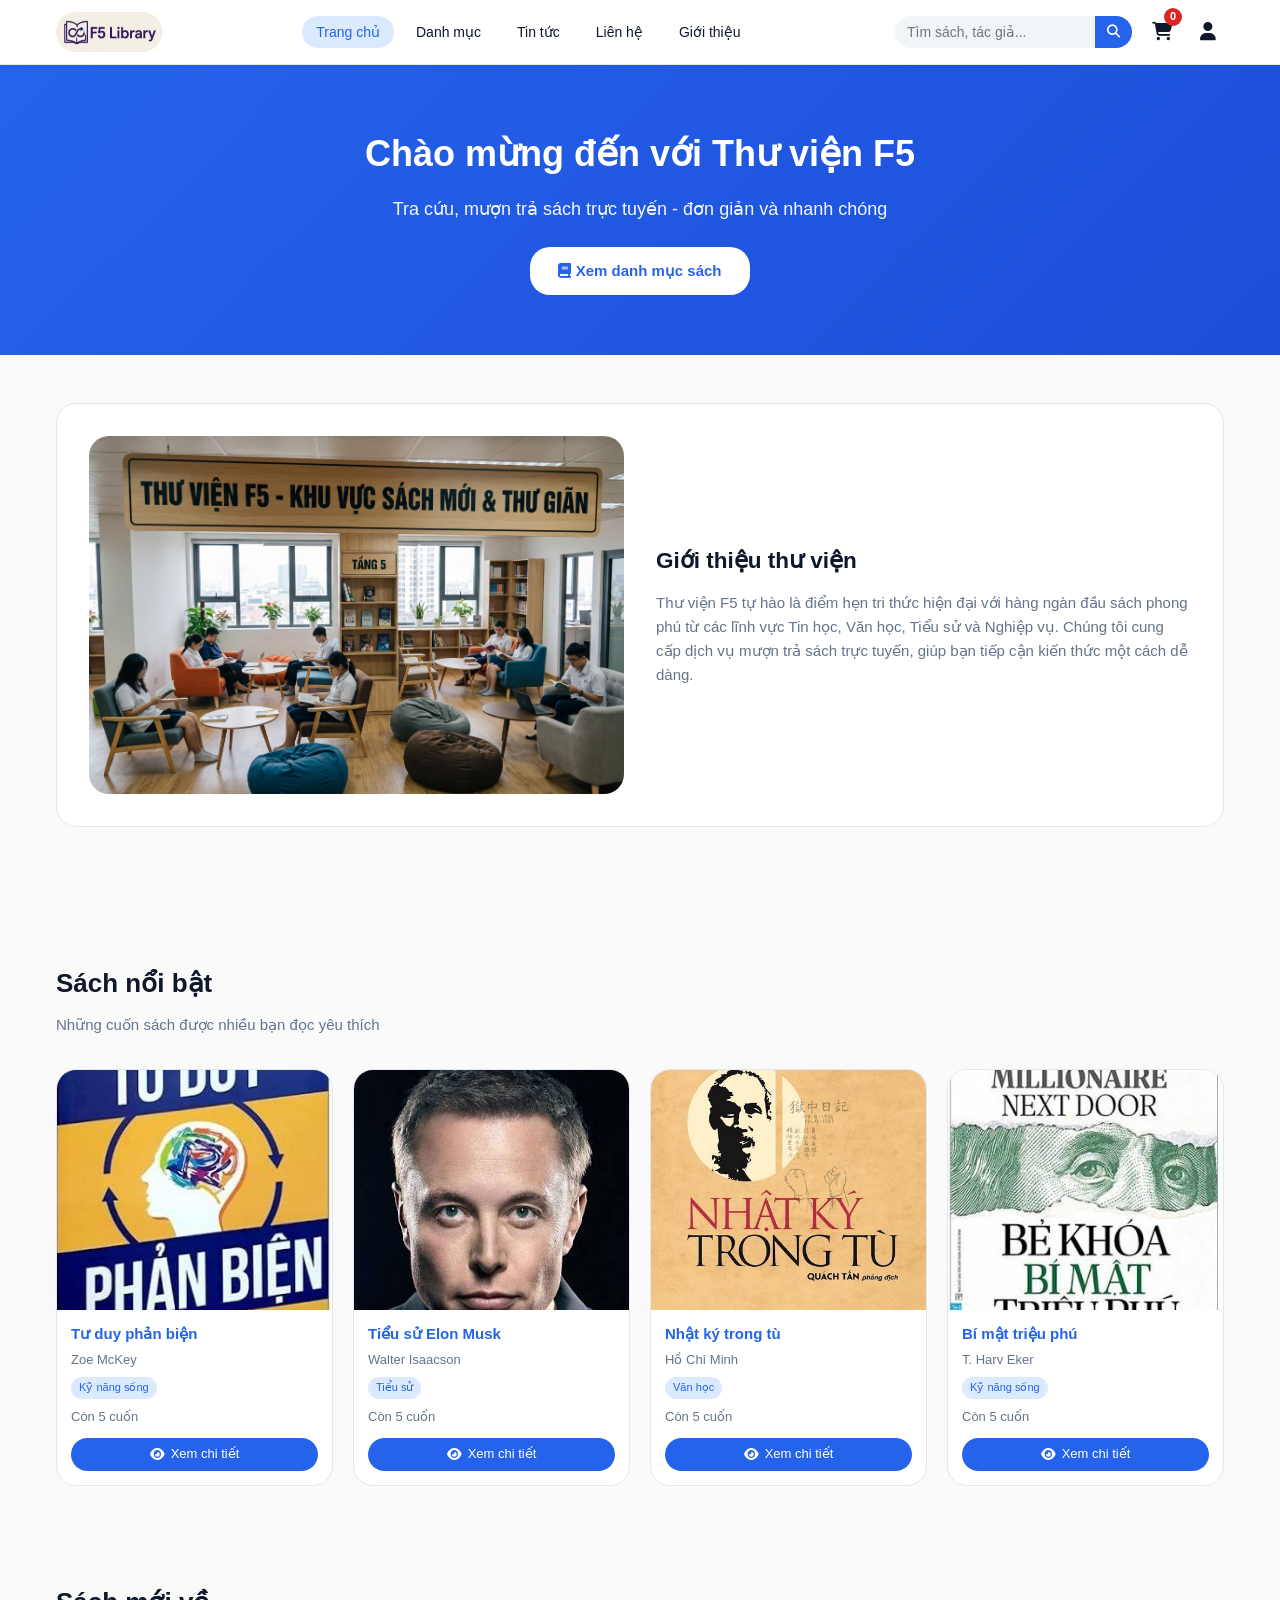
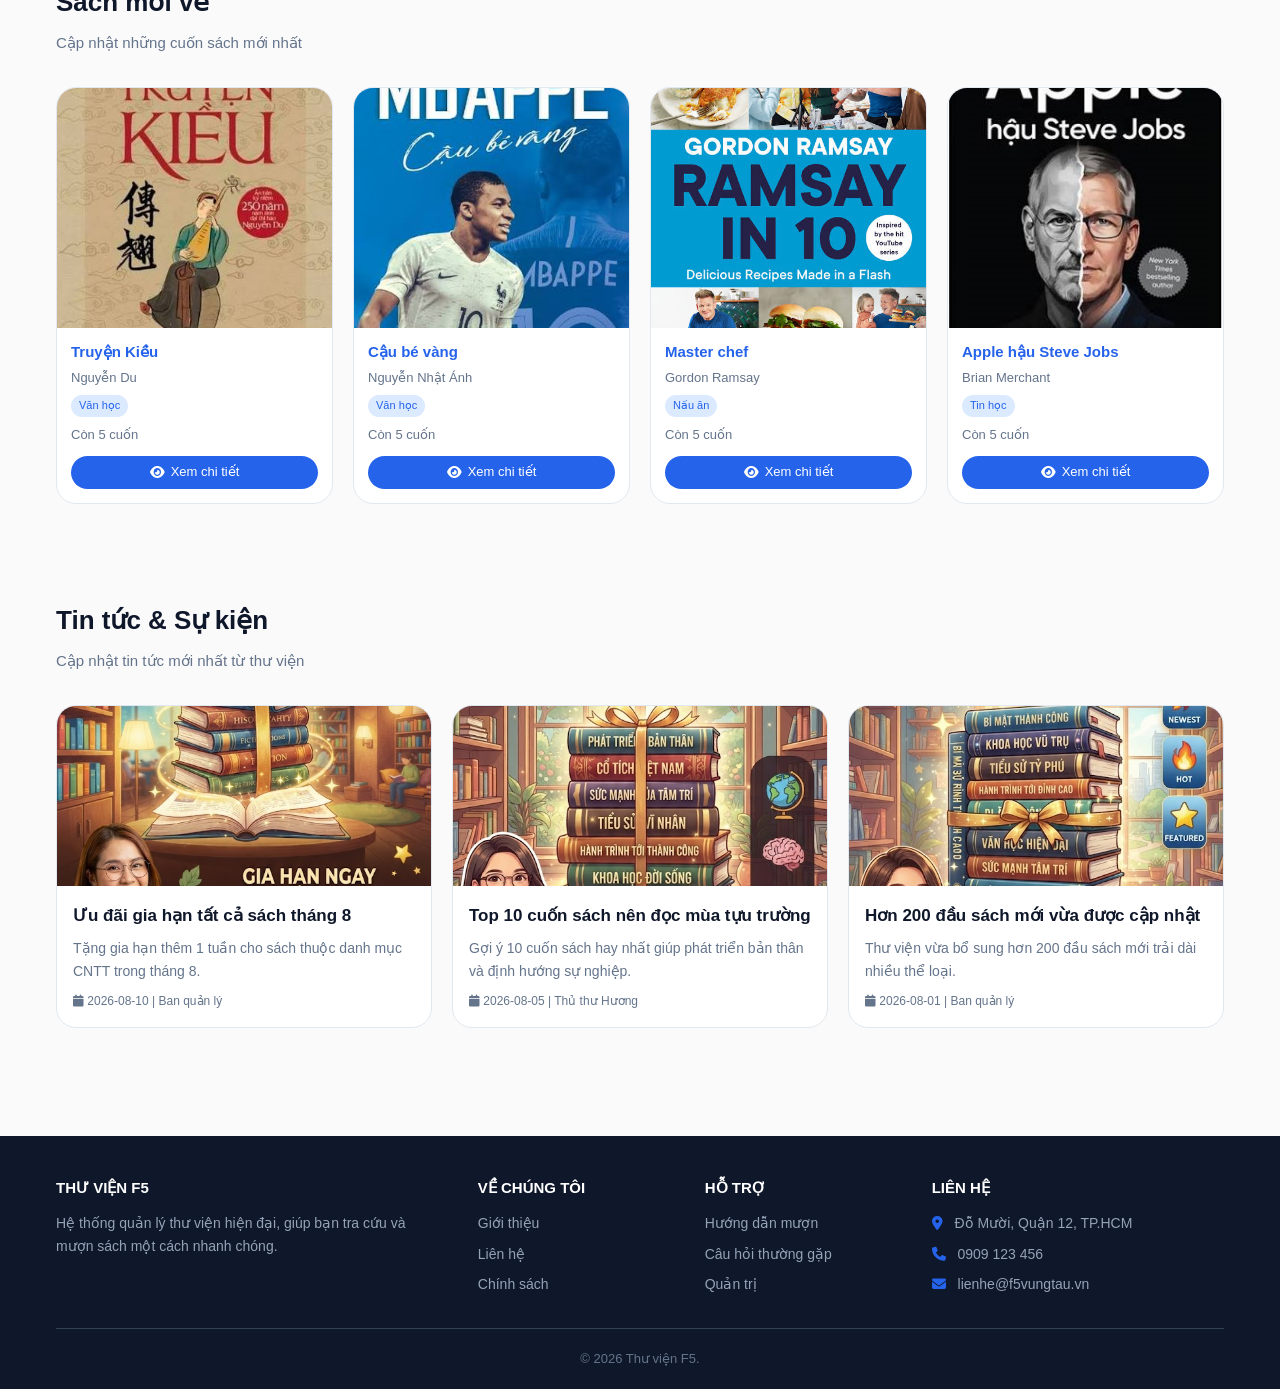
<file: index.html>
<!DOCTYPE html>
<html lang="vi">
<head>
    <meta charset="UTF-8">
    <meta name="viewport" content="width=device-width, initial-scale=1.0">
    <title>Thư viện F5 - Trang chủ</title>
    <meta name="description" content="Hệ thống quản lý thư viện F5">
    <link rel="stylesheet" href="css/style.css">
    <link rel="stylesheet" href="https://cdnjs.cloudflare.com/ajax/libs/font-awesome/6.4.2/css/all.min.css">
</head>
<body>
<header class="site-header">
    <div class="container header-container">
        <a href="index.html" class="logo">
            <img src="images/header/logo.png" alt="Ảnh logo">
        </a>

        <button id="menu-toggle" class="menu-toggle" aria-label="Mở menu">
            <i class="fa-solid fa-bars"></i>
        </button>

        <nav class="main-nav" id="main-nav" aria-label="Menu chính">
            <ul class="nav-list"><li><a href="index.html" class="active">Trang chủ</a></li><li><a href="danhmuc.html">Danh mục</a></li><li><a href="tintuc.html">Tin tức</a></li><li><a href="lienhe.html">Liên hệ</a></li><li><a href="gioithieu.html">Giới thiệu</a></li></ul>
        </nav>

        <div class="header-actions">
            <form class="search-form" id="header-search-form" action="danhmuc.html" method="get">
                <input type="text" name="q" placeholder="Tìm sách, tác giả...">
                <button type="submit" aria-label="Tìm kiếm">
                    <i class="fa-solid fa-magnifying-glass"></i>
                </button>
            </form>
            <a href="giomuon.html" class="action-icon" aria-label="Giỏ mượn" title="Giỏ mượn">
                <i class="fa-solid fa-cart-shopping"></i>
                <span class="badge" id="cart-count">0</span>
            </a>
            <a href="dangnhap.html" class="action-icon" aria-label="Đăng nhập" title="Đăng nhập">
                <i class="fa-solid fa-user"></i>
            </a>
        </div>
    </div>
</header>
<section class="banner">
    <div class="container">
        <h1>Chào mừng đến với Thư viện F5</h1>
        <p>Tra cứu, mượn trả sách trực tuyến - đơn giản và nhanh chóng</p>
        <a href="danhmuc.html" class="banner-btn">
            <i class="fa-solid fa-book"></i> Xem danh mục sách
        </a>
    </div>
</section>

<main>
    <div class="container">
        <section class="section">
            <div class="intro-section">
                <div class="intro-image">
                    <img src="images/gioithieu/thuvien.jpg" alt="Thư viện F5">
                </div>
                <div class="intro-text">
                    <h2>Giới thiệu thư viện</h2>
                    <p>Thư viện F5 tự hào là điểm hẹn tri thức hiện đại với hàng ngàn đầu sách phong phú từ các lĩnh vực Tin học, Văn học, Tiểu sử và Nghiệp vụ. Chúng tôi cung cấp dịch vụ mượn trả sách trực tuyến, giúp bạn tiếp cận kiến thức một cách dễ dàng.</p>
                </div>
            </div>
        </section>

        <section class="section">
            <h2 class="section-title">Sách nổi bật</h2>
            <p class="section-subtitle">Những cuốn sách được nhiều bạn đọc yêu thích</p>
            <div class="book-grid" id="featured-books"></div>
        </section>

        <section class="section">
            <h2 class="section-title">Sách mới về</h2>
            <p class="section-subtitle">Cập nhật những cuốn sách mới nhất</p>
            <div class="book-grid" id="new-books"></div>
        </section>

        <section class="section">
            <h2 class="section-title">Tin tức &amp; Sự kiện</h2>
            <p class="section-subtitle">Cập nhật tin tức mới nhất từ thư viện</p>
            <div class="news-grid" id="news-list"></div>
        </section>
    </div>
</main>
<footer class="site-footer">
    <div class="container">
        <div class="footer-grid">
            <div class="footer-col">
                <h3>THƯ VIỆN F5</h3>
                <p>Hệ thống quản lý thư viện hiện đại, giúp bạn tra cứu và mượn sách một cách nhanh chóng.</p>
            </div>
            <div class="footer-col">
                <h3>VỀ CHÚNG TÔI</h3>
                <ul>
                    <li><a href="gioithieu.html">Giới thiệu</a></li>
                    <li><a href="lienhe.html">Liên hệ</a></li>
                    <li><a href="#">Chính sách</a></li>
                </ul>
            </div>
            <div class="footer-col">
                <h3>HỖ TRỢ</h3>
                <ul>
                    <li><a href="#">Hướng dẫn mượn</a></li>
                    <li><a href="#">Câu hỏi thường gặp</a></li>
                    <li><a href="admin.html">Quản trị</a></li>
                </ul>
            </div>
            <div class="footer-col">
                <h3>LIÊN HỆ</h3>
                <ul>
                    <li><i class="fa-solid fa-location-dot"></i> Đỗ Mười, Quận 12, TP.HCM</li>
                    <li><i class="fa-solid fa-phone"></i> 0909 123 456</li>
                    <li><i class="fa-solid fa-envelope"></i> lienhe@f5vungtau.vn</li>
                </ul>
            </div>
        </div>
        <div class="footer-bottom">
            <p>&copy; 2026 Thư viện F5.</p>
        </div>
    </div>
</footer>

<button id="back-to-top" class="back-to-top" aria-label="Lên đầu trang">
    <i class="fa-solid fa-arrow-up"></i>
</button>

<script src="js/data.js"></script>
<script src="js/main.js"></script>
</body>
</html>
</file>
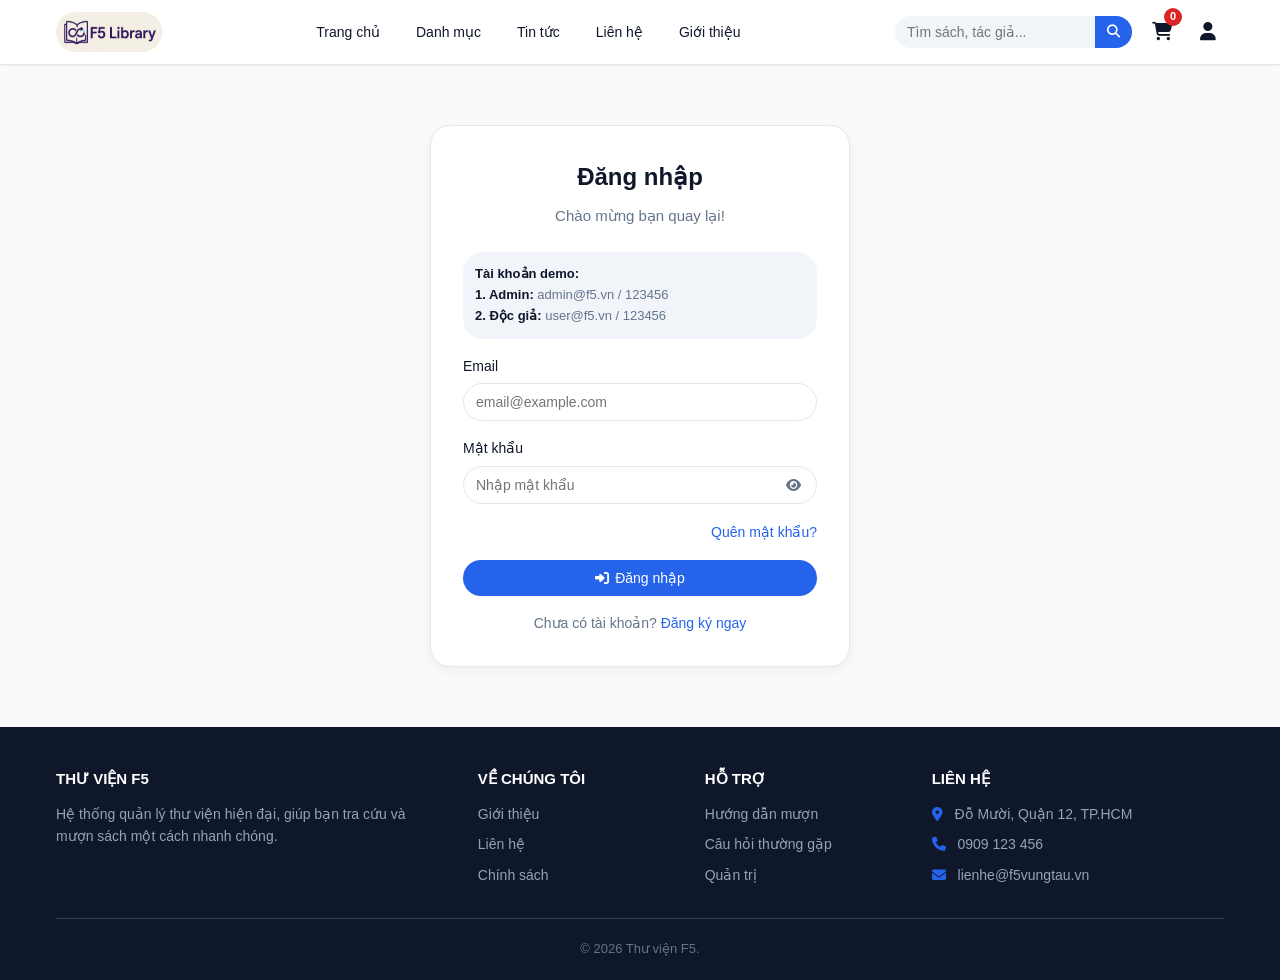
<file: admin.html>
<!DOCTYPE html>
<html lang="vi">
<head>
    <meta charset="UTF-8">
    <meta name="viewport" content="width=device-width, initial-scale=1.0">
    <title>Thư viện F5 - Quản trị</title>
    <meta name="description" content="Hệ thống quản lý thư viện F5">
    <link rel="stylesheet" href="css/style.css">
    <link rel="stylesheet" href="https://cdnjs.cloudflare.com/ajax/libs/font-awesome/6.4.2/css/all.min.css">
</head>
<body>
<header class="site-header">
    <div class="container header-container">
        <a href="index.html" class="logo">
            <img src="images/header/logo.png" alt="Ảnh logo">
        </a>

        <button id="menu-toggle" class="menu-toggle" aria-label="Mở menu">
            <i class="fa-solid fa-bars"></i>
        </button>

        <nav class="main-nav" id="main-nav" aria-label="Menu chính">
            <ul class="nav-list"><li><a href="index.html">Trang chủ</a></li><li><a href="danhmuc.html">Danh mục</a></li><li><a href="tintuc.html">Tin tức</a></li><li><a href="lienhe.html">Liên hệ</a></li><li><a href="gioithieu.html">Giới thiệu</a></li></ul>
        </nav>

        <div class="header-actions">
            <form class="search-form" id="header-search-form" action="danhmuc.html" method="get">
                <input type="text" name="q" placeholder="Tìm sách, tác giả...">
                <button type="submit" aria-label="Tìm kiếm">
                    <i class="fa-solid fa-magnifying-glass"></i>
                </button>
            </form>
            <a href="giomuon.html" class="action-icon" aria-label="Giỏ mượn" title="Giỏ mượn">
                <i class="fa-solid fa-cart-shopping"></i>
                <span class="badge" id="cart-count">0</span>
            </a>
            <a href="dangnhap.html" class="action-icon" aria-label="Đăng nhập" title="Đăng nhập">
                <i class="fa-solid fa-user"></i>
            </a>
        </div>
    </div>
</header>
<main>
    <div class="container">
        <section class="section">
            <h1 class="section-title">Quản trị hệ thống</h1>
            <p class="section-subtitle">Quản lý sách, độc giả và phiếu mượn</p>

            <div class="admin-stats">
                <div class="stat-card">
                    <div class="stat-card-icon"><i class="fa-solid fa-book"></i></div>
                    <div class="stat-card-value">8</div>
                    <div class="stat-card-label">Tổng số sách</div>
                </div>
                <div class="stat-card">
                    <div class="stat-card-icon"><i class="fa-solid fa-users"></i></div>
                    <div class="stat-card-value">3</div>
                    <div class="stat-card-label">Độc giả</div>
                </div>
                <div class="stat-card">
                    <div class="stat-card-icon"><i class="fa-solid fa-clipboard-list"></i></div>
                    <div class="stat-card-value">3</div>
                    <div class="stat-card-label">Phiếu mượn</div>
                </div>
                <div class="stat-card">
                    <div class="stat-card-icon"><i class="fa-solid fa-newspaper"></i></div>
                    <div class="stat-card-value">3</div>
                    <div class="stat-card-label">Tin tức</div>
                </div>
            </div>

            <div class="admin-section">
                <div class="admin-section-header">
                    <h2><i class="fa-solid fa-book"></i> Quản lý sách</h2>
                    <button id="btn-add-book" class="btn btn-primary"><i class="fa-solid fa-plus"></i> Thêm sách</button>
                </div>
                <table class="data-table">
                    <thead>
                        <tr><th>ID</th><th>Ảnh</th><th>Tên sách</th><th>Tác giả</th><th>Thể loại</th><th>SL</th><th>Thao tác</th></tr>
                    </thead>
                    <tbody id="admin-books"></tbody>
                </table>
            </div>

            <div class="admin-section">
                <div class="admin-section-header">
                    <h2><i class="fa-solid fa-users"></i> Quản lý độc giả</h2>
                    <button id="btn-add-reader" class="btn btn-primary"><i class="fa-solid fa-plus"></i> Thêm độc giả</button>
                </div>
                <table class="data-table">
                    <thead>
                        <tr><th>ID</th><th>Họ tên</th><th>Email</th><th>SDT</th><th>Ngày ĐK</th><th>Trạng thái</th><th>Thao tác</th></tr>
                    </thead>
                    <tbody id="admin-readers"></tbody>
                </table>
            </div>

            <div class="admin-section">
                <div class="admin-section-header">
                    <h2><i class="fa-solid fa-clipboard-list"></i> Quản lý phiếu mượn</h2>
                    <button id="btn-add-loan" class="btn btn-primary"><i class="fa-solid fa-plus"></i> Thêm phiếu mượn</button>
                </div>
                <table class="data-table">
                    <thead>
                        <tr><th>ID</th><th>Độc giả</th><th>Sách</th><th>Ngày mượn</th><th>Hạn trả</th><th>Trạng thái</th><th>Thao tác</th></tr>
                    </thead>
                    <tbody id="admin-loans"></tbody>
                </table>
            </div>

            <div class="admin-section">
                <h2><i class="fa-solid fa-newspaper"></i> Quản lý tin tức</h2>
                <table class="data-table">
                    <thead>
                        <tr><th>ID</th><th>Tiêu đề</th><th>Ngày</th><th>Tác giả</th><th>Thao tác</th></tr>
                    </thead>
                    <tbody>
                        <tr><td>1</td><td>Ưu đãi gia hạn tháng 8</td><td>2026-08-10</td><td>Ban quản lý</td>
                            <td><button class="btn btn-sm btn-primary"><i class="fa-solid fa-edit"></i></button>
                                <button class="btn btn-sm btn-danger"><i class="fa-solid fa-trash"></i></button></td></tr>
                        <tr><td>2</td><td>Top 10 sách nên đọc</td><td>2026-08-05</td><td>Thủ thư Hương</td>
                            <td><button class="btn btn-sm btn-primary"><i class="fa-solid fa-edit"></i></button>
                                <button class="btn btn-sm btn-danger"><i class="fa-solid fa-trash"></i></button></td></tr>
                        <tr><td>3</td><td>200 sách mới cập nhật</td><td>2026-08-01</td><td>Ban quản lý</td>
                            <td><button class="btn btn-sm btn-primary"><i class="fa-solid fa-edit"></i></button>
                                <button class="btn btn-sm btn-danger"><i class="fa-solid fa-trash"></i></button></td></tr>
                    </tbody>
                </table>
            </div>
        </section>
    </div>
</main>
<footer class="site-footer">
    <div class="container">
        <div class="footer-grid">
            <div class="footer-col">
                <h3>THƯ VIỆN F5</h3>
                <p>Hệ thống quản lý thư viện hiện đại, giúp bạn tra cứu và mượn sách một cách nhanh chóng.</p>
            </div>
            <div class="footer-col">
                <h3>VỀ CHÚNG TÔI</h3>
                <ul>
                    <li><a href="gioithieu.html">Giới thiệu</a></li>
                    <li><a href="lienhe.html">Liên hệ</a></li>
                    <li><a href="#">Chính sách</a></li>
                </ul>
            </div>
            <div class="footer-col">
                <h3>HỖ TRỢ</h3>
                <ul>
                    <li><a href="#">Hướng dẫn mượn</a></li>
                    <li><a href="#">Câu hỏi thường gặp</a></li>
                    <li><a href="admin.html">Quản trị</a></li>
                </ul>
            </div>
            <div class="footer-col">
                <h3>LIÊN HỆ</h3>
                <ul>
                    <li><i class="fa-solid fa-location-dot"></i> Đỗ Mười, Quận 12, TP.HCM</li>
                    <li><i class="fa-solid fa-phone"></i> 0909 123 456</li>
                    <li><i class="fa-solid fa-envelope"></i> lienhe@f5vungtau.vn</li>
                </ul>
            </div>
        </div>
        <div class="footer-bottom">
            <p>&copy; 2026 Thư viện F5.</p>
        </div>
    </div>
</footer>

<button id="back-to-top" class="back-to-top" aria-label="Lên đầu trang">
    <i class="fa-solid fa-arrow-up"></i>
</button>

<script src="js/data.js"></script>
<script src="js/main.js"></script>
</body>
</html>
</file>
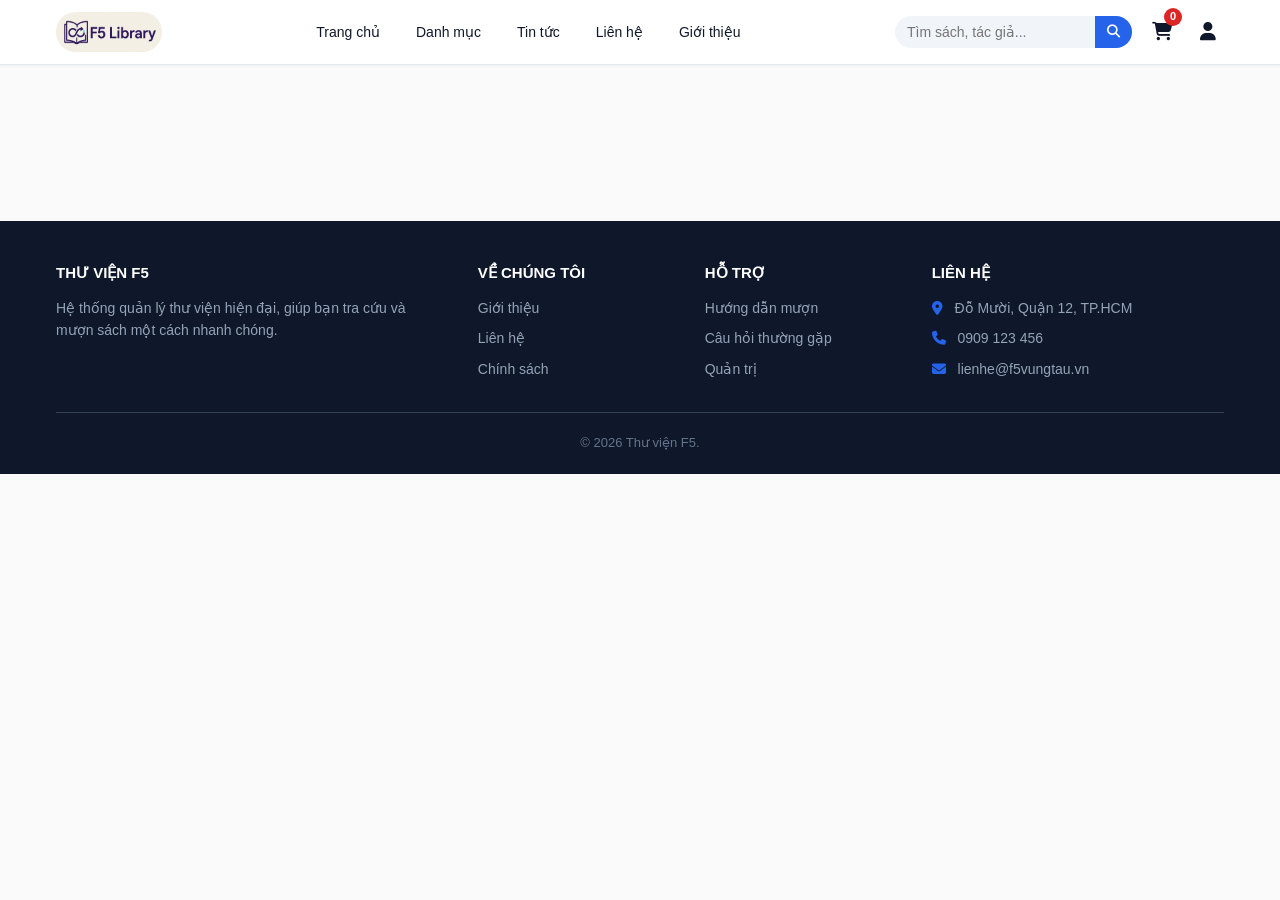
<file: chitietsach.html>
<!DOCTYPE html>
<html lang="vi">
<head>
    <meta charset="UTF-8">
    <meta name="viewport" content="width=device-width, initial-scale=1.0">
    <title>Thư viện F5 - Chi tiết sách</title>
    <meta name="description" content="Hệ thống quản lý thư viện F5">
    <link rel="stylesheet" href="css/style.css">
    <link rel="stylesheet" href="https://cdnjs.cloudflare.com/ajax/libs/font-awesome/6.4.2/css/all.min.css">
</head>
<body>
<header class="site-header">
    <div class="container header-container">
        <a href="index.html" class="logo">
            <img src="images/header/logo.png" alt="Ảnh logo">
        </a>

        <button id="menu-toggle" class="menu-toggle" aria-label="Mở menu">
            <i class="fa-solid fa-bars"></i>
        </button>

        <nav class="main-nav" id="main-nav" aria-label="Menu chính">
            <ul class="nav-list"><li><a href="index.html">Trang chủ</a></li><li><a href="danhmuc.html">Danh mục</a></li><li><a href="tintuc.html">Tin tức</a></li><li><a href="lienhe.html">Liên hệ</a></li><li><a href="gioithieu.html">Giới thiệu</a></li></ul>
        </nav>

        <div class="header-actions">
            <form class="search-form" id="header-search-form" action="danhmuc.html" method="get">
                <input type="text" name="q" placeholder="Tìm sách, tác giả...">
                <button type="submit" aria-label="Tìm kiếm">
                    <i class="fa-solid fa-magnifying-glass"></i>
                </button>
            </form>
            <a href="giomuon.html" class="action-icon" aria-label="Giỏ mượn" title="Giỏ mượn">
                <i class="fa-solid fa-cart-shopping"></i>
                <span class="badge" id="cart-count">0</span>
            </a>
            <a href="dangnhap.html" class="action-icon" aria-label="Đăng nhập" title="Đăng nhập">
                <i class="fa-solid fa-user"></i>
            </a>
        </div>
    </div>
</header>
<main>
    <div class="container">
        <section class="section">
            <div id="book-detail"></div>
            <div id="related-books-section" style="display:none;">
                <h2 class="section-title">Sách cùng thể loại</h2>
                <div class="book-grid" id="related-books"></div>
            </div>
        </section>
    </div>
</main>

<script>
document.addEventListener('DOMContentLoaded', () => {
    setTimeout(() => {
        const el = document.getElementById('related-books');
        if (el && el.innerHTML.trim() !== '') {
            document.getElementById('related-books-section').style.display = 'block';
        }
    }, 300);
});
</script>
<footer class="site-footer">
    <div class="container">
        <div class="footer-grid">
            <div class="footer-col">
                <h3>THƯ VIỆN F5</h3>
                <p>Hệ thống quản lý thư viện hiện đại, giúp bạn tra cứu và mượn sách một cách nhanh chóng.</p>
            </div>
            <div class="footer-col">
                <h3>VỀ CHÚNG TÔI</h3>
                <ul>
                    <li><a href="gioithieu.html">Giới thiệu</a></li>
                    <li><a href="lienhe.html">Liên hệ</a></li>
                    <li><a href="#">Chính sách</a></li>
                </ul>
            </div>
            <div class="footer-col">
                <h3>HỖ TRỢ</h3>
                <ul>
                    <li><a href="#">Hướng dẫn mượn</a></li>
                    <li><a href="#">Câu hỏi thường gặp</a></li>
                    <li><a href="admin.html">Quản trị</a></li>
                </ul>
            </div>
            <div class="footer-col">
                <h3>LIÊN HỆ</h3>
                <ul>
                    <li><i class="fa-solid fa-location-dot"></i> Đỗ Mười, Quận 12, TP.HCM</li>
                    <li><i class="fa-solid fa-phone"></i> 0909 123 456</li>
                    <li><i class="fa-solid fa-envelope"></i> lienhe@f5vungtau.vn</li>
                </ul>
            </div>
        </div>
        <div class="footer-bottom">
            <p>&copy; 2026 Thư viện F5.</p>
        </div>
    </div>
</footer>

<button id="back-to-top" class="back-to-top" aria-label="Lên đầu trang">
    <i class="fa-solid fa-arrow-up"></i>
</button>

<script src="js/data.js"></script>
<script src="js/main.js"></script>
</body>
</html>
</file>
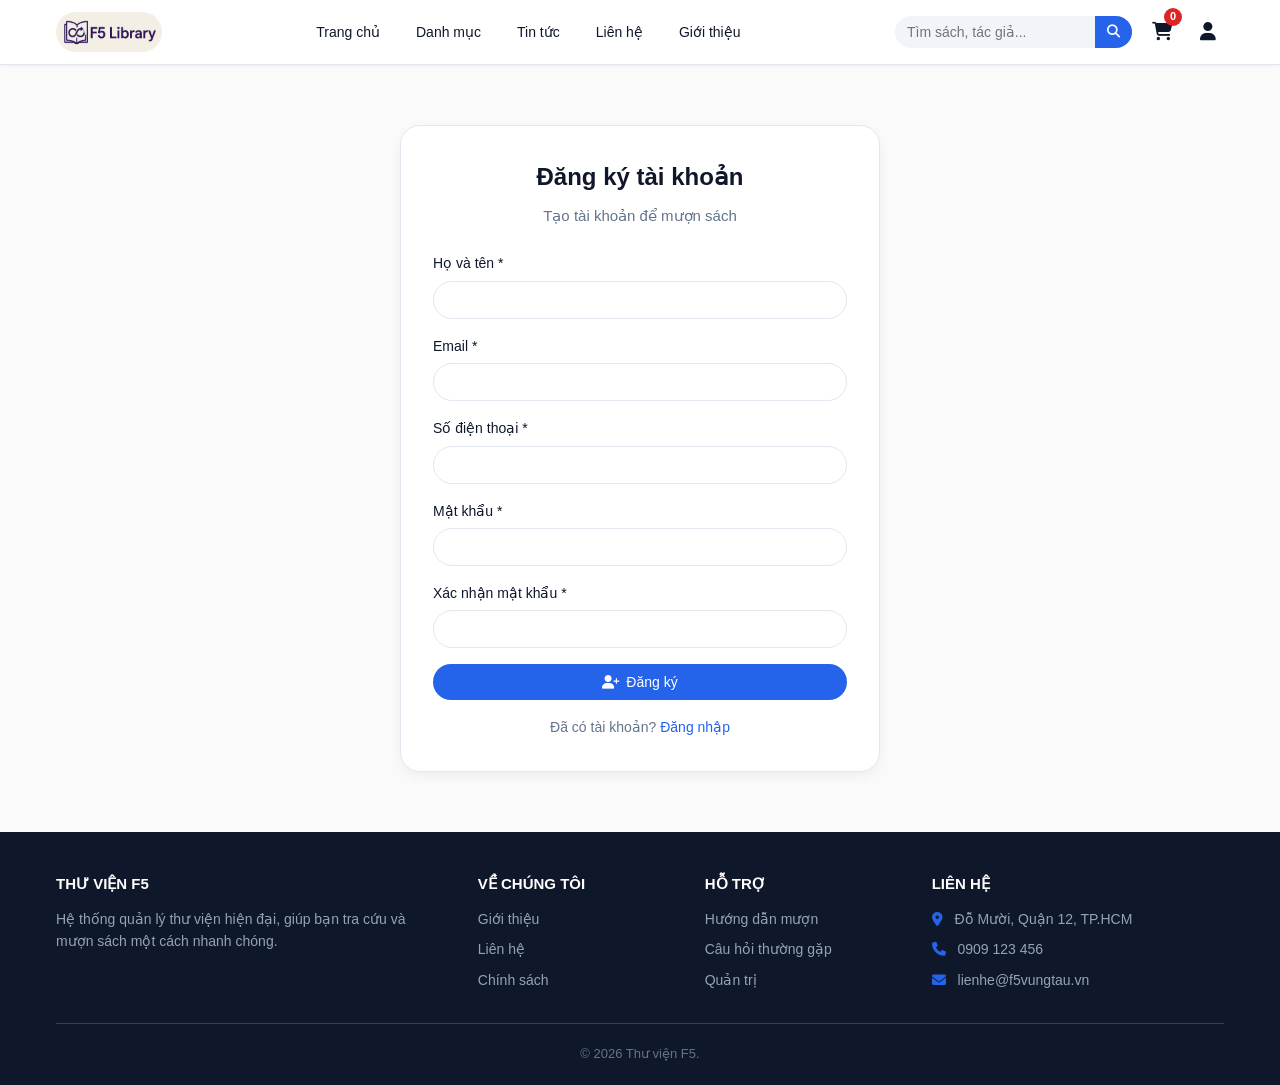
<file: dangky.html>
<!DOCTYPE html>
<html lang="vi">
<head>
    <meta charset="UTF-8">
    <meta name="viewport" content="width=device-width, initial-scale=1.0">
    <title>Thư viện F5 - Đăng ký</title>
    <meta name="description" content="Hệ thống quản lý thư viện F5">
    <link rel="stylesheet" href="css/style.css">
    <link rel="stylesheet" href="https://cdnjs.cloudflare.com/ajax/libs/font-awesome/6.4.2/css/all.min.css">
</head>
<body>
<header class="site-header">
    <div class="container header-container">
        <a href="index.html" class="logo">
            <img src="images/header/logo.png" alt="Ảnh logo">
        </a>

        <button id="menu-toggle" class="menu-toggle" aria-label="Mở menu">
            <i class="fa-solid fa-bars"></i>
        </button>

        <nav class="main-nav" id="main-nav" aria-label="Menu chính">
            <ul class="nav-list"><li><a href="index.html">Trang chủ</a></li><li><a href="danhmuc.html">Danh mục</a></li><li><a href="tintuc.html">Tin tức</a></li><li><a href="lienhe.html">Liên hệ</a></li><li><a href="gioithieu.html">Giới thiệu</a></li></ul>
        </nav>

        <div class="header-actions">
            <form class="search-form" id="header-search-form" action="danhmuc.html" method="get">
                <input type="text" name="q" placeholder="Tìm sách, tác giả...">
                <button type="submit" aria-label="Tìm kiếm">
                    <i class="fa-solid fa-magnifying-glass"></i>
                </button>
            </form>
            <a href="giomuon.html" class="action-icon" aria-label="Giỏ mượn" title="Giỏ mượn">
                <i class="fa-solid fa-cart-shopping"></i>
                <span class="badge" id="cart-count">0</span>
            </a>
            <a href="dangnhap.html" class="action-icon" aria-label="Đăng nhập" title="Đăng nhập">
                <i class="fa-solid fa-user"></i>
            </a>
        </div>
    </div>
</header>
<main>
    <div class="auth-card" style="max-width:480px;">
        <h1 class="auth-title">Đăng ký tài khoản</h1>
        <p class="auth-subtitle">Tạo tài khoản để mượn sách</p>

        <form id="register-form">
            <div class="form-group">
                <label>Họ và tên *</label>
                <input type="text" name="name" required>
            </div>
            <div class="form-group">
                <label>Email *</label>
                <input type="email" name="email" required>
            </div>
            <div class="form-group">
                <label>Số điện thoại *</label>
                <input type="tel" name="phone" required>
            </div>
            <div class="form-group">
                <label>Mật khẩu *</label>
                <input type="password" name="password" required>
            </div>
            <div class="form-group">
                <label>Xác nhận mật khẩu *</label>
                <input type="password" name="confirm" required>
            </div>
            <button type="submit" class="btn btn-primary btn-block">
                <i class="fa-solid fa-user-plus"></i> Đăng ký
            </button>
        </form>

        <div class="auth-footer">
            Đã có tài khoản? <a href="dangnhap.html">Đăng nhập</a>
        </div>
    </div>
</main>
<footer class="site-footer">
    <div class="container">
        <div class="footer-grid">
            <div class="footer-col">
                <h3>THƯ VIỆN F5</h3>
                <p>Hệ thống quản lý thư viện hiện đại, giúp bạn tra cứu và mượn sách một cách nhanh chóng.</p>
            </div>
            <div class="footer-col">
                <h3>VỀ CHÚNG TÔI</h3>
                <ul>
                    <li><a href="gioithieu.html">Giới thiệu</a></li>
                    <li><a href="lienhe.html">Liên hệ</a></li>
                    <li><a href="#">Chính sách</a></li>
                </ul>
            </div>
            <div class="footer-col">
                <h3>HỖ TRỢ</h3>
                <ul>
                    <li><a href="#">Hướng dẫn mượn</a></li>
                    <li><a href="#">Câu hỏi thường gặp</a></li>
                    <li><a href="admin.html">Quản trị</a></li>
                </ul>
            </div>
            <div class="footer-col">
                <h3>LIÊN HỆ</h3>
                <ul>
                    <li><i class="fa-solid fa-location-dot"></i> Đỗ Mười, Quận 12, TP.HCM</li>
                    <li><i class="fa-solid fa-phone"></i> 0909 123 456</li>
                    <li><i class="fa-solid fa-envelope"></i> lienhe@f5vungtau.vn</li>
                </ul>
            </div>
        </div>
        <div class="footer-bottom">
            <p>&copy; 2026 Thư viện F5.</p>
        </div>
    </div>
</footer>

<button id="back-to-top" class="back-to-top" aria-label="Lên đầu trang">
    <i class="fa-solid fa-arrow-up"></i>
</button>

<script src="js/data.js"></script>
<script src="js/main.js"></script>
</body>
</html>
</file>
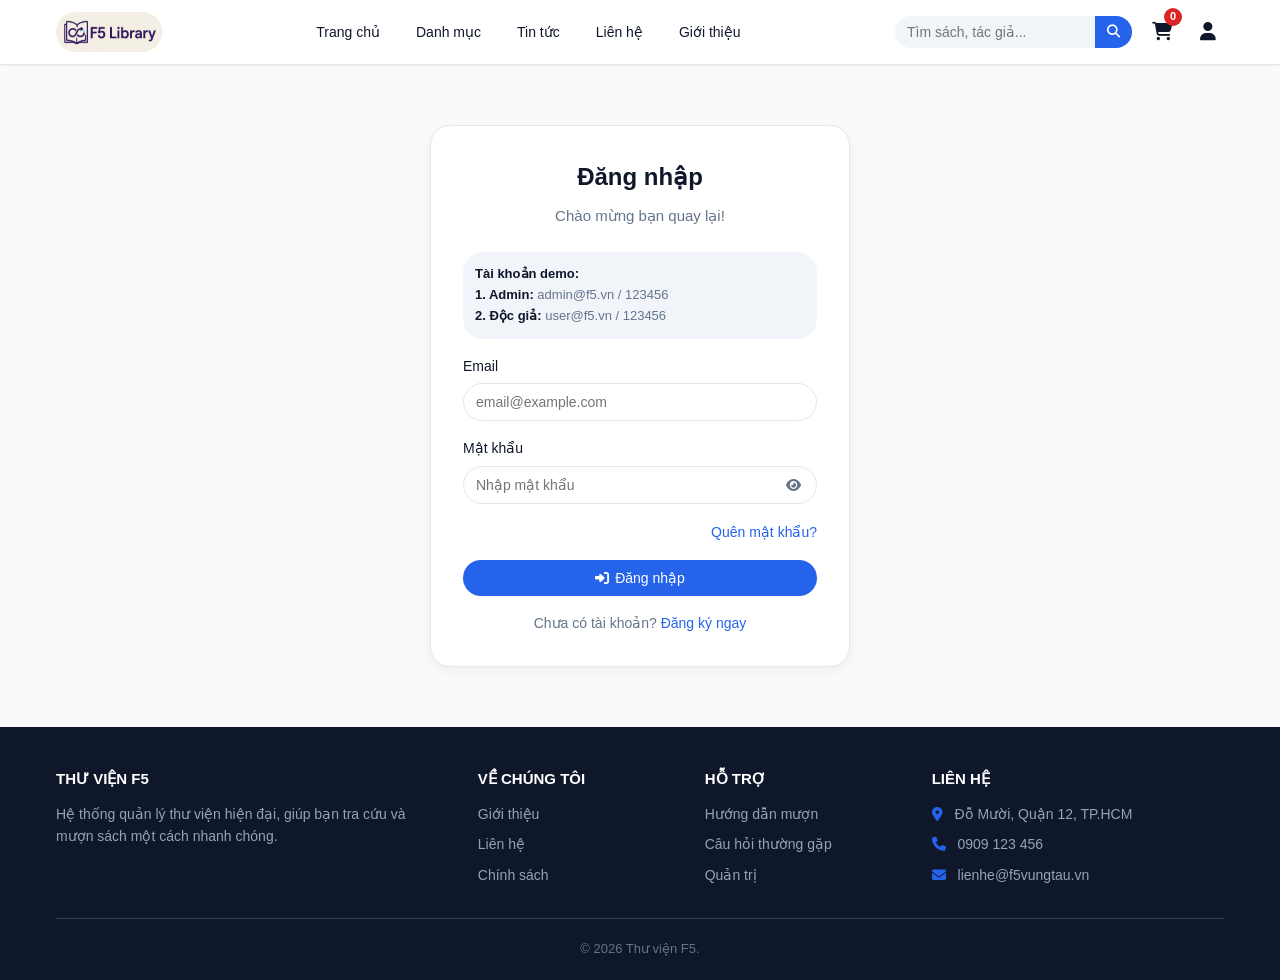
<file: dangnhap.html>
<!DOCTYPE html>
<html lang="vi">
<head>
    <meta charset="UTF-8">
    <meta name="viewport" content="width=device-width, initial-scale=1.0">
    <title>Thư viện F5 - Đăng nhập</title>
    <meta name="description" content="Hệ thống quản lý thư viện F5">
    <link rel="stylesheet" href="css/style.css">
    <link rel="stylesheet" href="https://cdnjs.cloudflare.com/ajax/libs/font-awesome/6.4.2/css/all.min.css">
</head>
<body>
<header class="site-header">
    <div class="container header-container">
        <a href="index.html" class="logo">
            <img src="images/header/logo.png" alt="Ảnh logo">
        </a>

        <button id="menu-toggle" class="menu-toggle" aria-label="Mở menu">
            <i class="fa-solid fa-bars"></i>
        </button>

        <nav class="main-nav" id="main-nav" aria-label="Menu chính">
            <ul class="nav-list"><li><a href="index.html">Trang chủ</a></li><li><a href="danhmuc.html">Danh mục</a></li><li><a href="tintuc.html">Tin tức</a></li><li><a href="lienhe.html">Liên hệ</a></li><li><a href="gioithieu.html">Giới thiệu</a></li></ul>
        </nav>

        <div class="header-actions">
            <form class="search-form" id="header-search-form" action="danhmuc.html" method="get">
                <input type="text" name="q" placeholder="Tìm sách, tác giả...">
                <button type="submit" aria-label="Tìm kiếm">
                    <i class="fa-solid fa-magnifying-glass"></i>
                </button>
            </form>
            <a href="giomuon.html" class="action-icon" aria-label="Giỏ mượn" title="Giỏ mượn">
                <i class="fa-solid fa-cart-shopping"></i>
                <span class="badge" id="cart-count">0</span>
            </a>
            <a href="dangnhap.html" class="action-icon" aria-label="Đăng nhập" title="Đăng nhập">
                <i class="fa-solid fa-user"></i>
            </a>
        </div>
    </div>
</header>
<main>
    <div class="auth-card">
        <h1 class="auth-title">Đăng nhập</h1>
        <p class="auth-subtitle">Chào mừng bạn quay lại!</p>

        <div class="auth-demo">
            <b>Tài khoản demo:</b><br>
            <b>1. Admin:</b> admin@f5.vn / 123456<br>
            <b>2. Độc giả:</b> user@f5.vn / 123456
        </div>

        <form id="login-form">
            <div class="form-group">
                <label>Email</label>
                <input type="email" name="email" placeholder="email@example.com" required>
            </div>
            <div class="form-group">
                <label>Mật khẩu</label>
                <div class="password-wrap">
                    <input type="password" name="password" placeholder="Nhập mật khẩu" required>
                    <button type="button" id="toggle-password" class="toggle-password" aria-label="Hiện mật khẩu">
                        <i class="fa-solid fa-eye"></i>
                    </button>
                </div>
            </div>
            <div style="text-align:right; margin-bottom:16px;">
                <a href="#" style="font-size:14px;">Quên mật khẩu?</a>
            </div>
            <button type="submit" class="btn btn-primary btn-block">
                <i class="fa-solid fa-sign-in-alt"></i> Đăng nhập
            </button>
        </form>

        <div class="auth-footer">
            Chưa có tài khoản? <a href="dangky.html">Đăng ký ngay</a>
        </div>
    </div>
</main>
<footer class="site-footer">
    <div class="container">
        <div class="footer-grid">
            <div class="footer-col">
                <h3>THƯ VIỆN F5</h3>
                <p>Hệ thống quản lý thư viện hiện đại, giúp bạn tra cứu và mượn sách một cách nhanh chóng.</p>
            </div>
            <div class="footer-col">
                <h3>VỀ CHÚNG TÔI</h3>
                <ul>
                    <li><a href="gioithieu.html">Giới thiệu</a></li>
                    <li><a href="lienhe.html">Liên hệ</a></li>
                    <li><a href="#">Chính sách</a></li>
                </ul>
            </div>
            <div class="footer-col">
                <h3>HỖ TRỢ</h3>
                <ul>
                    <li><a href="#">Hướng dẫn mượn</a></li>
                    <li><a href="#">Câu hỏi thường gặp</a></li>
                    <li><a href="admin.html">Quản trị</a></li>
                </ul>
            </div>
            <div class="footer-col">
                <h3>LIÊN HỆ</h3>
                <ul>
                    <li><i class="fa-solid fa-location-dot"></i> Đỗ Mười, Quận 12, TP.HCM</li>
                    <li><i class="fa-solid fa-phone"></i> 0909 123 456</li>
                    <li><i class="fa-solid fa-envelope"></i> lienhe@f5vungtau.vn</li>
                </ul>
            </div>
        </div>
        <div class="footer-bottom">
            <p>&copy; 2026 Thư viện F5.</p>
        </div>
    </div>
</footer>

<button id="back-to-top" class="back-to-top" aria-label="Lên đầu trang">
    <i class="fa-solid fa-arrow-up"></i>
</button>

<script src="js/data.js"></script>
<script src="js/main.js"></script>
</body>
</html>
</file>
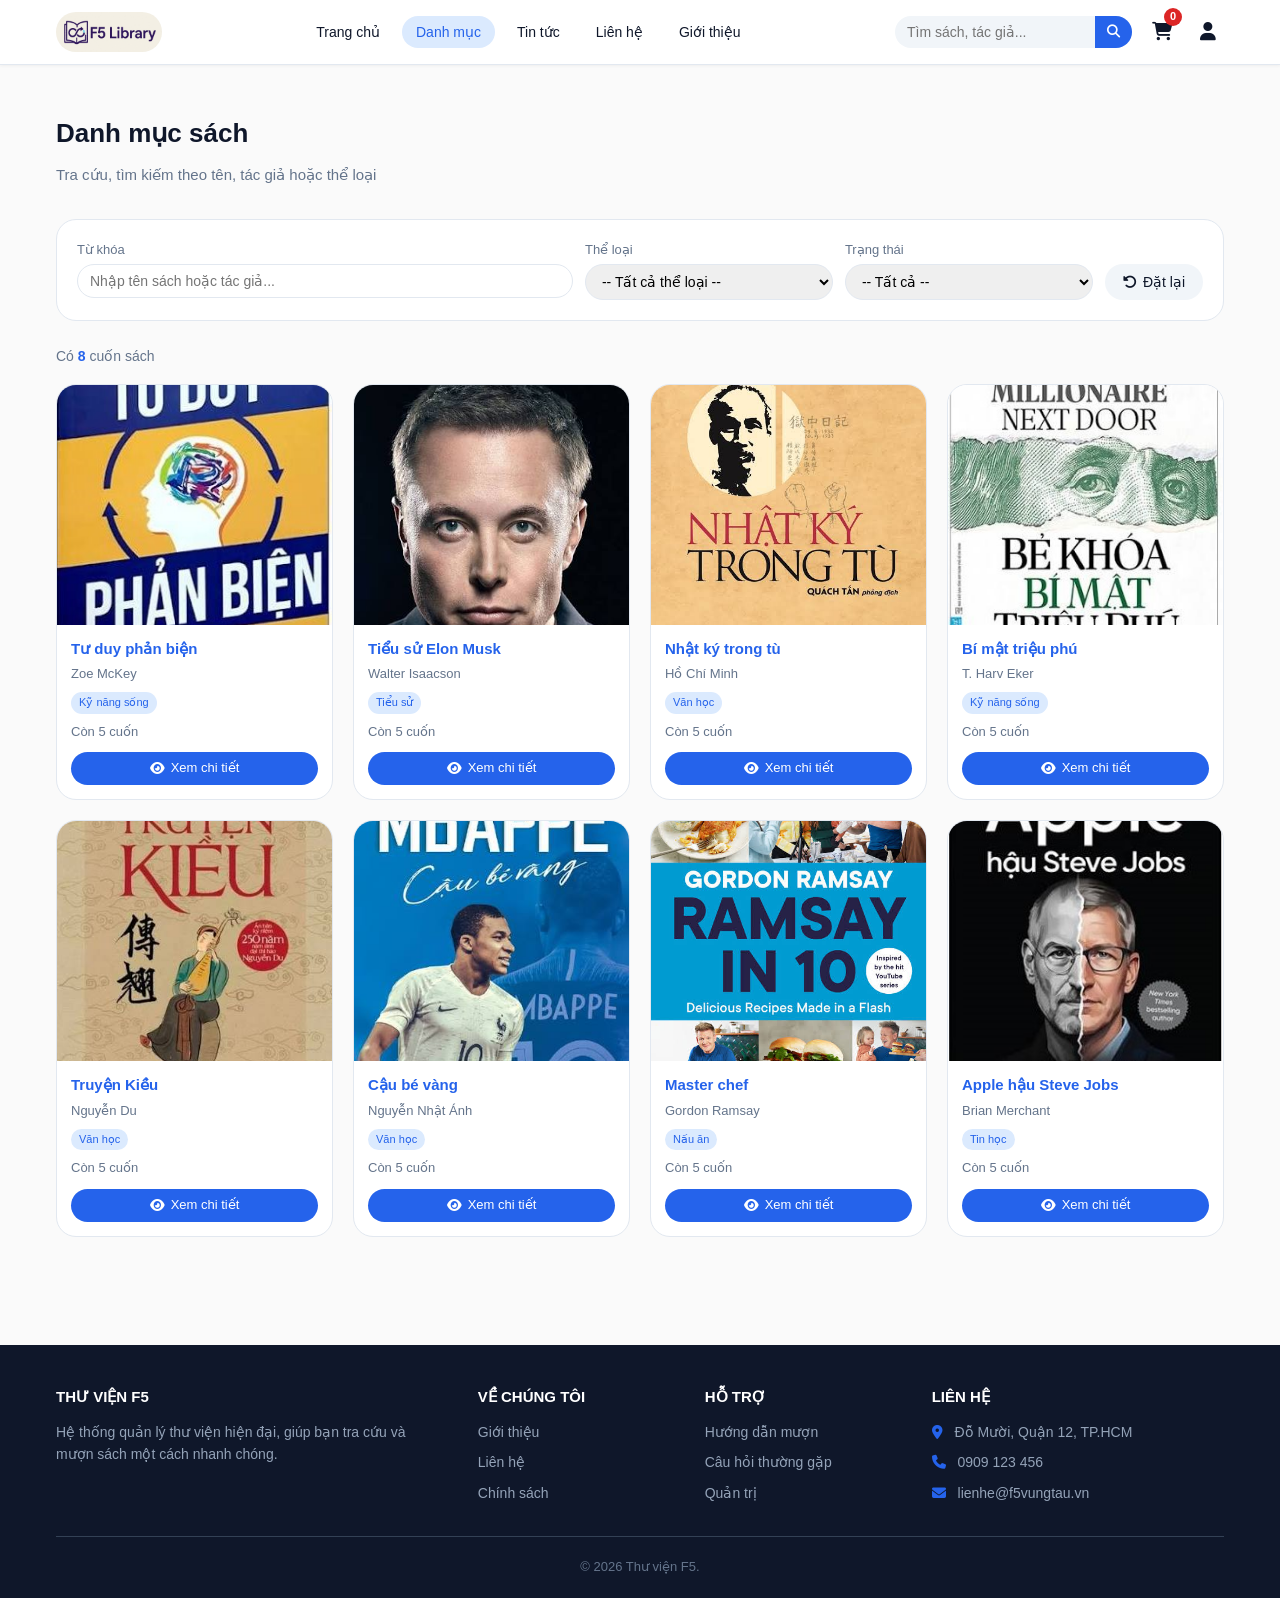
<file: danhmuc.html>
<!DOCTYPE html>
<html lang="vi">
<head>
    <meta charset="UTF-8">
    <meta name="viewport" content="width=device-width, initial-scale=1.0">
    <title>Thư viện F5 - Danh mục sách</title>
    <meta name="description" content="Hệ thống quản lý thư viện F5">
    <link rel="stylesheet" href="css/style.css">
    <link rel="stylesheet" href="https://cdnjs.cloudflare.com/ajax/libs/font-awesome/6.4.2/css/all.min.css">
</head>
<body>
<header class="site-header">
    <div class="container header-container">
        <a href="index.html" class="logo">
            <img src="images/header/logo.png" alt="Ảnh logo">
        </a>

        <button id="menu-toggle" class="menu-toggle" aria-label="Mở menu">
            <i class="fa-solid fa-bars"></i>
        </button>

        <nav class="main-nav" id="main-nav" aria-label="Menu chính">
            <ul class="nav-list"><li><a href="index.html">Trang chủ</a></li><li><a href="danhmuc.html" class="active">Danh mục</a></li><li><a href="tintuc.html">Tin tức</a></li><li><a href="lienhe.html">Liên hệ</a></li><li><a href="gioithieu.html">Giới thiệu</a></li></ul>
        </nav>

        <div class="header-actions">
            <form class="search-form" id="header-search-form" action="danhmuc.html" method="get">
                <input type="text" name="q" placeholder="Tìm sách, tác giả...">
                <button type="submit" aria-label="Tìm kiếm">
                    <i class="fa-solid fa-magnifying-glass"></i>
                </button>
            </form>
            <a href="giomuon.html" class="action-icon" aria-label="Giỏ mượn" title="Giỏ mượn">
                <i class="fa-solid fa-cart-shopping"></i>
                <span class="badge" id="cart-count">0</span>
            </a>
            <a href="dangnhap.html" class="action-icon" aria-label="Đăng nhập" title="Đăng nhập">
                <i class="fa-solid fa-user"></i>
            </a>
        </div>
    </div>
</header>
<main>
    <div class="container">
        <section class="section">
            <h1 class="section-title">Danh mục sách</h1>
            <p class="section-subtitle">Tra cứu, tìm kiếm theo tên, tác giả hoặc thể loại</p>

            <div class="filter-bar">
                <div>
                    <label>Từ khóa</label>
                    <input type="text" id="search-keyword" placeholder="Nhập tên sách hoặc tác giả...">
                </div>
                <div>
                    <label>Thể loại</label>
                    <select id="filter-category">
                        <option value="">-- Tất cả --</option>
                    </select>
                </div>
                <div>
                    <label>Trạng thái</label>
                    <select id="filter-stock">
                        <option value="">-- Tất cả --</option>
                        <option value="con">Cón sách</option>
                        <option value="het">Hết sách</option>
                    </select>
                </div>
                <div>
                    <label>&nbsp;</label>
                    <button id="btn-reset" class="btn btn-secondary btn-block">
                        <i class="fa-solid fa-rotate-left"></i> Đặt lại
                    </button>
                </div>
            </div>

            <p class="result-count">Có <b id="result-count">0</b> cuốn sách</p>
            <div class="book-grid" id="book-list"></div>
        </section>
    </div>
</main>
<footer class="site-footer">
    <div class="container">
        <div class="footer-grid">
            <div class="footer-col">
                <h3>THƯ VIỆN F5</h3>
                <p>Hệ thống quản lý thư viện hiện đại, giúp bạn tra cứu và mượn sách một cách nhanh chóng.</p>
            </div>
            <div class="footer-col">
                <h3>VỀ CHÚNG TÔI</h3>
                <ul>
                    <li><a href="gioithieu.html">Giới thiệu</a></li>
                    <li><a href="lienhe.html">Liên hệ</a></li>
                    <li><a href="#">Chính sách</a></li>
                </ul>
            </div>
            <div class="footer-col">
                <h3>HỖ TRỢ</h3>
                <ul>
                    <li><a href="#">Hướng dẫn mượn</a></li>
                    <li><a href="#">Câu hỏi thường gặp</a></li>
                    <li><a href="admin.html">Quản trị</a></li>
                </ul>
            </div>
            <div class="footer-col">
                <h3>LIÊN HỆ</h3>
                <ul>
                    <li><i class="fa-solid fa-location-dot"></i> Đỗ Mười, Quận 12, TP.HCM</li>
                    <li><i class="fa-solid fa-phone"></i> 0909 123 456</li>
                    <li><i class="fa-solid fa-envelope"></i> lienhe@f5vungtau.vn</li>
                </ul>
            </div>
        </div>
        <div class="footer-bottom">
            <p>&copy; 2026 Thư viện F5.</p>
        </div>
    </div>
</footer>

<button id="back-to-top" class="back-to-top" aria-label="Lên đầu trang">
    <i class="fa-solid fa-arrow-up"></i>
</button>

<script src="js/data.js"></script>
<script src="js/main.js"></script>
</body>
</html>
</file>
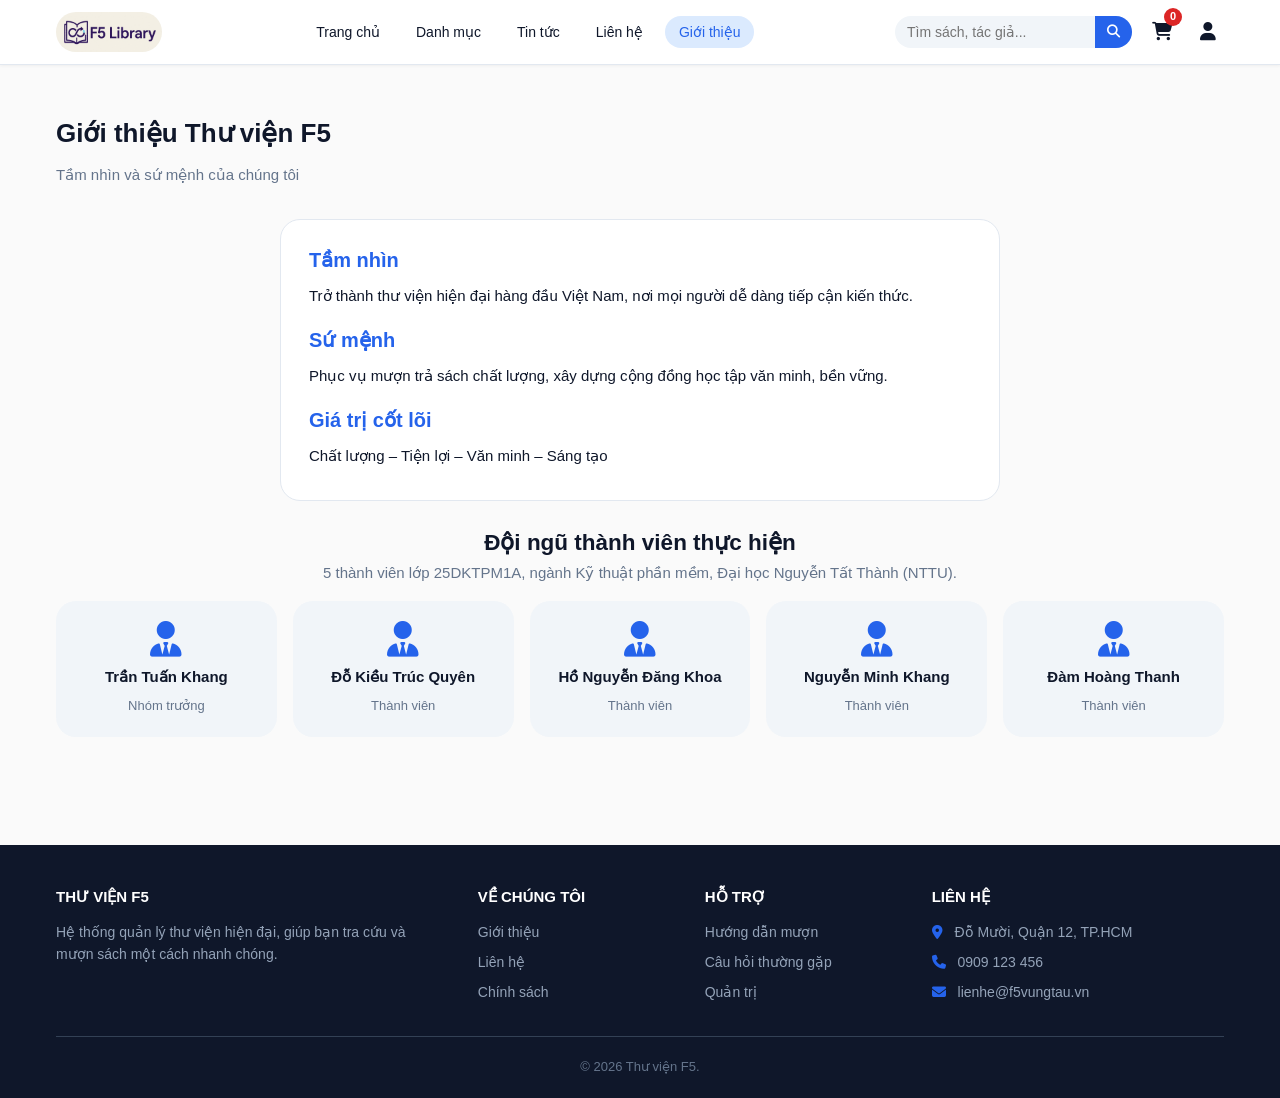
<file: gioithieu.html>
<!DOCTYPE html>
<html lang="vi">
<head>
    <meta charset="UTF-8">
    <meta name="viewport" content="width=device-width, initial-scale=1.0">
    <title>Thư viện F5 - Giới thiệu</title>
    <meta name="description" content="Hệ thống quản lý thư viện F5">
    <link rel="stylesheet" href="css/style.css">
    <link rel="stylesheet" href="https://cdnjs.cloudflare.com/ajax/libs/font-awesome/6.4.2/css/all.min.css">
</head>
<body>
<header class="site-header">
    <div class="container header-container">
        <a href="index.html" class="logo">
            <img src="images/header/logo.png" alt="Ảnh logo">
        </a>

        <button id="menu-toggle" class="menu-toggle" aria-label="Mở menu">
            <i class="fa-solid fa-bars"></i>
        </button>

        <nav class="main-nav" id="main-nav" aria-label="Menu chính">
            <ul class="nav-list"><li><a href="index.html">Trang chủ</a></li><li><a href="danhmuc.html">Danh mục</a></li><li><a href="tintuc.html">Tin tức</a></li><li><a href="lienhe.html">Liên hệ</a></li><li><a href="gioithieu.html" class="active">Giới thiệu</a></li></ul>
        </nav>

        <div class="header-actions">
            <form class="search-form" id="header-search-form" action="danhmuc.html" method="get">
                <input type="text" name="q" placeholder="Tìm sách, tác giả...">
                <button type="submit" aria-label="Tìm kiếm">
                    <i class="fa-solid fa-magnifying-glass"></i>
                </button>
            </form>
            <a href="giomuon.html" class="action-icon" aria-label="Giỏ mượn" title="Giỏ mượn">
                <i class="fa-solid fa-cart-shopping"></i>
                <span class="badge" id="cart-count">0</span>
            </a>
            <a href="dangnhap.html" class="action-icon" aria-label="Đăng nhập" title="Đăng nhập">
                <i class="fa-solid fa-user"></i>
            </a>
        </div>
    </div>
</header>
<main>
    <div class="container">
        <section class="section">
            <h1 class="section-title">Giới thiệu Thư viện F5</h1>
            <p class="section-subtitle">Tầm nhìn và sứ mệnh của chúng tôi</p>

            <div class="about-content">
                <h2>Tầm nhìn</h2>
                <p>Trở thành thư viện hiện đại hàng đầu Việt Nam, nơi mọi người dễ dàng tiếp cận kiến thức.</p>

                <h2>Sứ mệnh</h2>
                <p>Phục vụ mượn trả sách chất lượng, xây dựng cộng đồng học tập văn minh, bền vững.</p>

                <h2>Giá trị cốt lõi</h2>
                <p>Chất lượng – Tiện lợi – Văn minh – Sáng tạo</p>
            </div>

            <h2 class="text-center">Đội ngũ thành viên thực hiện</h2>
            <p class="text-center" style="color: var(--xam); margin-bottom: 16px;">5 thành viên lớp 25DKTPM1A, ngành Kỹ thuật phần mềm, Đại học Nguyễn Tất Thành (NTTU).</p>
            <div class="team-grid">
                <div class="team-card"><i class="fa-solid fa-user-tie"></i><b>Trần Tuấn Khang</b><span>Nhóm trưởng</span></div>
                <div class="team-card"><i class="fa-solid fa-user-tie"></i><b>Đỗ Kiều Trúc Quyên</b><span>Thành viên</span></div>
                <div class="team-card"><i class="fa-solid fa-user-tie"></i><b>Hồ Nguyễn Đăng Khoa</b><span>Thành viên</span></div>
                <div class="team-card"><i class="fa-solid fa-user-tie"></i><b>Nguyễn Minh Khang</b><span>Thành viên</span></div>
                <div class="team-card"><i class="fa-solid fa-user-tie"></i><b>Đàm Hoàng Thanh</b><span>Thành viên</span></div>
            </div>
        </section>
    </div>
</main>
<footer class="site-footer">
    <div class="container">
        <div class="footer-grid">
            <div class="footer-col">
                <h3>THƯ VIỆN F5</h3>
                <p>Hệ thống quản lý thư viện hiện đại, giúp bạn tra cứu và mượn sách một cách nhanh chóng.</p>
            </div>
            <div class="footer-col">
                <h3>VỀ CHÚNG TÔI</h3>
                <ul>
                    <li><a href="gioithieu.html">Giới thiệu</a></li>
                    <li><a href="lienhe.html">Liên hệ</a></li>
                    <li><a href="#">Chính sách</a></li>
                </ul>
            </div>
            <div class="footer-col">
                <h3>HỖ TRỢ</h3>
                <ul>
                    <li><a href="#">Hướng dẫn mượn</a></li>
                    <li><a href="#">Câu hỏi thường gặp</a></li>
                    <li><a href="admin.html">Quản trị</a></li>
                </ul>
            </div>
            <div class="footer-col">
                <h3>LIÊN HỆ</h3>
                <ul>
                    <li><i class="fa-solid fa-location-dot"></i> Đỗ Mười, Quận 12, TP.HCM</li>
                    <li><i class="fa-solid fa-phone"></i> 0909 123 456</li>
                    <li><i class="fa-solid fa-envelope"></i> lienhe@f5vungtau.vn</li>
                </ul>
            </div>
        </div>
        <div class="footer-bottom">
            <p>&copy; 2026 Thư viện F5.</p>
        </div>
    </div>
</footer>

<button id="back-to-top" class="back-to-top" aria-label="Lên đầu trang">
    <i class="fa-solid fa-arrow-up"></i>
</button>

<script src="js/data.js"></script>
<script src="js/main.js"></script>
</body>
</html>
</file>
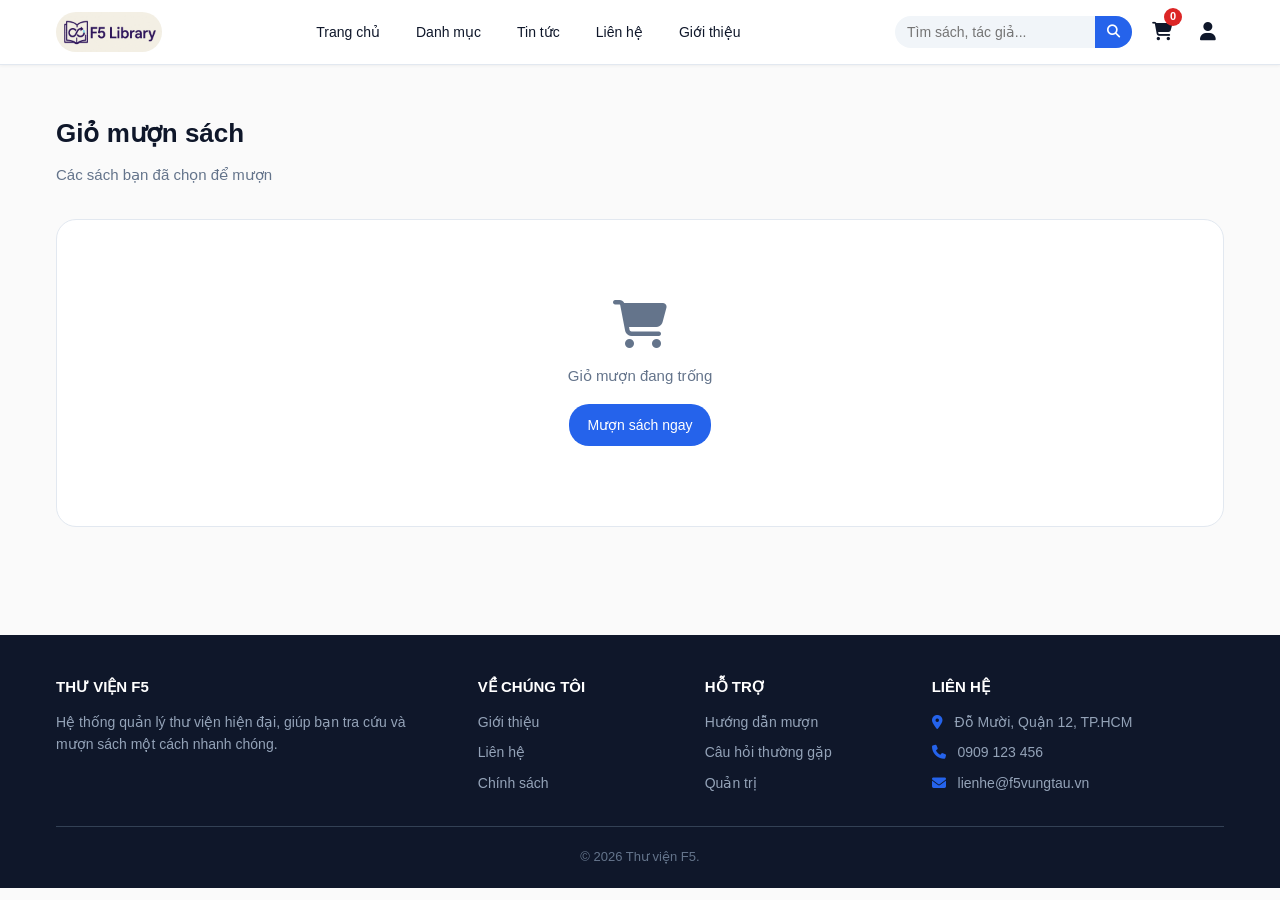
<file: giomuon.html>
<!DOCTYPE html>
<html lang="vi">
<head>
    <meta charset="UTF-8">
    <meta name="viewport" content="width=device-width, initial-scale=1.0">
    <title>Thư viện F5 - Giỏ mượn</title>
    <meta name="description" content="Hệ thống quản lý thư viện F5">
    <link rel="stylesheet" href="css/style.css">
    <link rel="stylesheet" href="https://cdnjs.cloudflare.com/ajax/libs/font-awesome/6.4.2/css/all.min.css">
</head>
<body>
<header class="site-header">
    <div class="container header-container">
        <a href="index.html" class="logo">
            <img src="images/header/logo.png" alt="Ảnh logo">
        </a>

        <button id="menu-toggle" class="menu-toggle" aria-label="Mở menu">
            <i class="fa-solid fa-bars"></i>
        </button>

        <nav class="main-nav" id="main-nav" aria-label="Menu chính">
            <ul class="nav-list"><li><a href="index.html">Trang chủ</a></li><li><a href="danhmuc.html">Danh mục</a></li><li><a href="tintuc.html">Tin tức</a></li><li><a href="lienhe.html">Liên hệ</a></li><li><a href="gioithieu.html">Giới thiệu</a></li></ul>
        </nav>

        <div class="header-actions">
            <form class="search-form" id="header-search-form" action="danhmuc.html" method="get">
                <input type="text" name="q" placeholder="Tìm sách, tác giả...">
                <button type="submit" aria-label="Tìm kiếm">
                    <i class="fa-solid fa-magnifying-glass"></i>
                </button>
            </form>
            <a href="giomuon.html" class="action-icon" aria-label="Giỏ mượn" title="Giỏ mượn">
                <i class="fa-solid fa-cart-shopping"></i>
                <span class="badge" id="cart-count">0</span>
            </a>
            <a href="dangnhap.html" class="action-icon" aria-label="Đăng nhập" title="Đăng nhập">
                <i class="fa-solid fa-user"></i>
            </a>
        </div>
    </div>
</header>
<main>
    <div class="container">
        <section class="section">
            <h1 class="section-title">Giỏ mượn sách</h1>
            <p class="section-subtitle">Các sách bạn đã chọn để mượn</p>

            <div id="cart-list"></div>

            <div class="cart-actions" id="cart-actions" style="display:none;">
                <a href="danhmuc.html" class="btn btn-secondary">
                    <i class="fa-solid fa-arrow-left"></i> Tiếp tục chọn sách
                </a>
                <div>
                    <button class="btn btn-danger" onclick="clearCart()">
                        <i class="fa-solid fa-trash"></i> Xóa hết
                    </button>
                    <button class="btn btn-primary" onclick="alert('Yêu cầu mượn sách đã được gửi!')">
                        <i class="fa-solid fa-check"></i> Xác nhận mượn
                    </button>
                </div>
            </div>
        </section>
    </div>
</main>

<script>
document.addEventListener('DOMContentLoaded', () => {
    const observer = new MutationObserver(() => {
        const cart = JSON.parse(localStorage.getItem('cart') || '[]');
        document.getElementById('cart-actions').style.display = cart.length > 0 ? 'flex' : 'none';
    });
    const list = document.getElementById('cart-list');
    if (list) observer.observe(list, { childList: true, subtree: true });
});
</script>
<footer class="site-footer">
    <div class="container">
        <div class="footer-grid">
            <div class="footer-col">
                <h3>THƯ VIỆN F5</h3>
                <p>Hệ thống quản lý thư viện hiện đại, giúp bạn tra cứu và mượn sách một cách nhanh chóng.</p>
            </div>
            <div class="footer-col">
                <h3>VỀ CHÚNG TÔI</h3>
                <ul>
                    <li><a href="gioithieu.html">Giới thiệu</a></li>
                    <li><a href="lienhe.html">Liên hệ</a></li>
                    <li><a href="#">Chính sách</a></li>
                </ul>
            </div>
            <div class="footer-col">
                <h3>HỖ TRỢ</h3>
                <ul>
                    <li><a href="#">Hướng dẫn mượn</a></li>
                    <li><a href="#">Câu hỏi thường gặp</a></li>
                    <li><a href="admin.html">Quản trị</a></li>
                </ul>
            </div>
            <div class="footer-col">
                <h3>LIÊN HỆ</h3>
                <ul>
                    <li><i class="fa-solid fa-location-dot"></i> Đỗ Mười, Quận 12, TP.HCM</li>
                    <li><i class="fa-solid fa-phone"></i> 0909 123 456</li>
                    <li><i class="fa-solid fa-envelope"></i> lienhe@f5vungtau.vn</li>
                </ul>
            </div>
        </div>
        <div class="footer-bottom">
            <p>&copy; 2026 Thư viện F5.</p>
        </div>
    </div>
</footer>

<button id="back-to-top" class="back-to-top" aria-label="Lên đầu trang">
    <i class="fa-solid fa-arrow-up"></i>
</button>

<script src="js/data.js"></script>
<script src="js/main.js"></script>
</body>
</html>
</file>
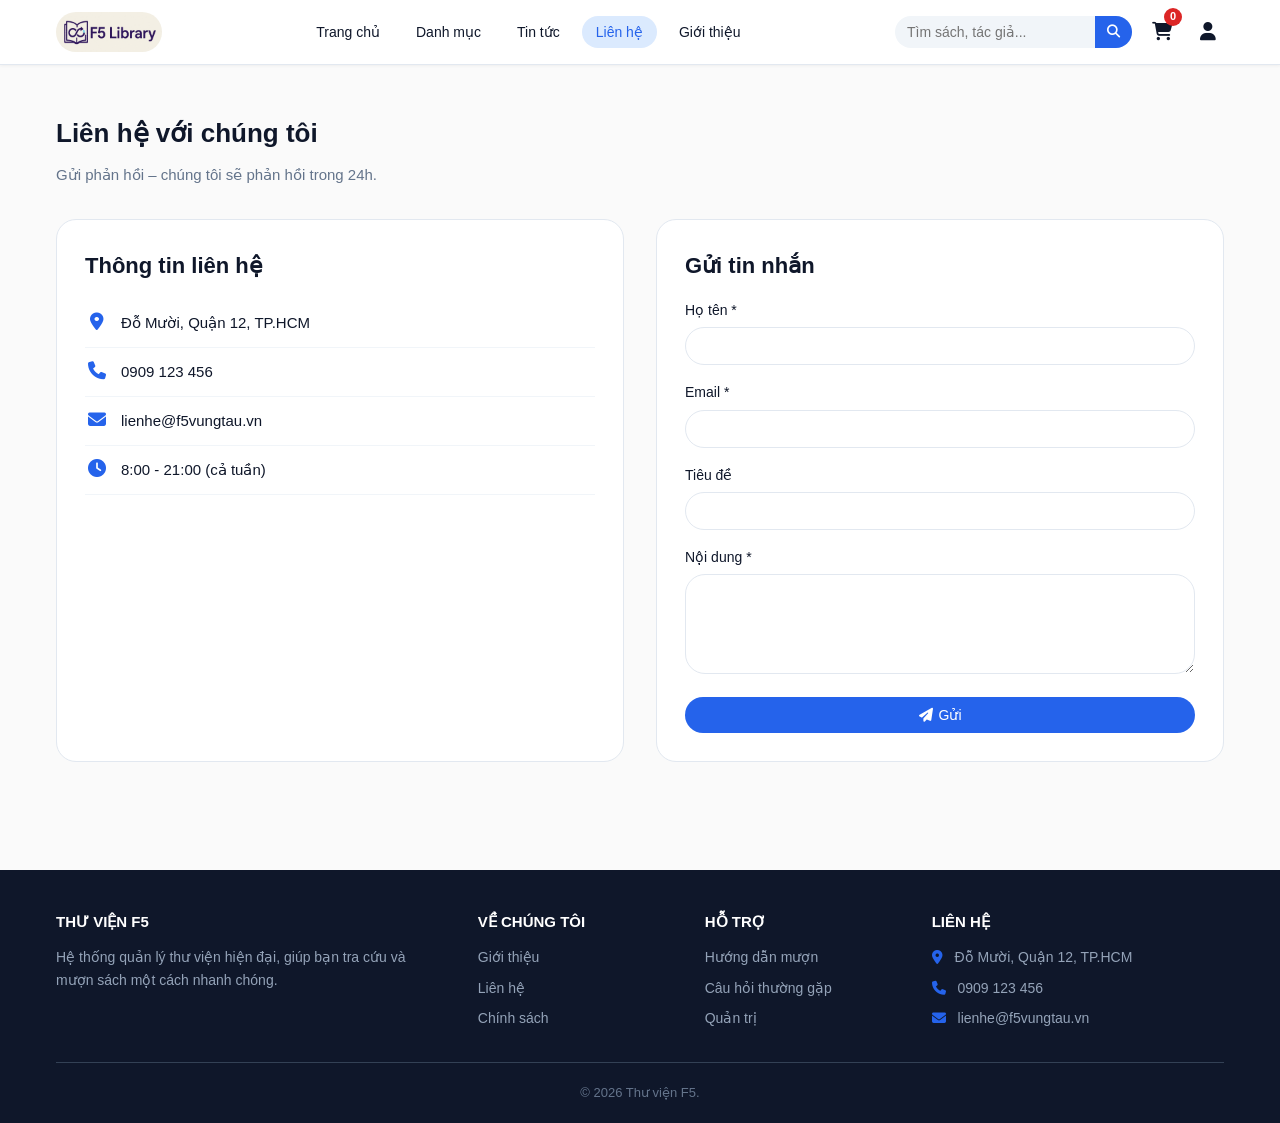
<file: lienhe.html>
<!DOCTYPE html>
<html lang="vi">
<head>
    <meta charset="UTF-8">
    <meta name="viewport" content="width=device-width, initial-scale=1.0">
    <title>Thư viện F5 - Liên hệ</title>
    <meta name="description" content="Hệ thống quản lý thư viện F5">
    <link rel="stylesheet" href="css/style.css">
    <link rel="stylesheet" href="https://cdnjs.cloudflare.com/ajax/libs/font-awesome/6.4.2/css/all.min.css">
</head>
<body>
<header class="site-header">
    <div class="container header-container">
        <a href="index.html" class="logo">
            <img src="images/header/logo.png" alt="Ảnh logo">
        </a>

        <button id="menu-toggle" class="menu-toggle" aria-label="Mở menu">
            <i class="fa-solid fa-bars"></i>
        </button>

        <nav class="main-nav" id="main-nav" aria-label="Menu chính">
            <ul class="nav-list"><li><a href="index.html">Trang chủ</a></li><li><a href="danhmuc.html">Danh mục</a></li><li><a href="tintuc.html">Tin tức</a></li><li><a href="lienhe.html" class="active">Liên hệ</a></li><li><a href="gioithieu.html">Giới thiệu</a></li></ul>
        </nav>

        <div class="header-actions">
            <form class="search-form" id="header-search-form" action="danhmuc.html" method="get">
                <input type="text" name="q" placeholder="Tìm sách, tác giả...">
                <button type="submit" aria-label="Tìm kiếm">
                    <i class="fa-solid fa-magnifying-glass"></i>
                </button>
            </form>
            <a href="giomuon.html" class="action-icon" aria-label="Giỏ mượn" title="Giỏ mượn">
                <i class="fa-solid fa-cart-shopping"></i>
                <span class="badge" id="cart-count">0</span>
            </a>
            <a href="dangnhap.html" class="action-icon" aria-label="Đăng nhập" title="Đăng nhập">
                <i class="fa-solid fa-user"></i>
            </a>
        </div>
    </div>
</header>
<main>
    <div class="container">
        <section class="section">
            <h1 class="section-title">Liên hệ với chúng tôi</h1>
            <p class="section-subtitle">Gửi phản hồi – chúng tôi sẽ phản hồi trong 24h.</p>

            <div class="contact-grid">
                <div class="contact-info">
                    <h2>Thông tin liên hệ</h2>
                    <ul class="contact-list">
                        <li><i class="fa-solid fa-location-dot"></i><span>Đỗ Mười, Quận 12, TP.HCM</span></li>
                        <li><i class="fa-solid fa-phone"></i><span>0909 123 456</span></li>
                        <li><i class="fa-solid fa-envelope"></i><span>lienhe@f5vungtau.vn</span></li>
                        <li><i class="fa-solid fa-clock"></i><span>8:00 - 21:00 (cả tuần)</span></li>
                    </ul>
                </div>

                <div class="contact-info">
                    <h2>Gửi tin nhắn</h2>
                    <form id="contact-form">
                        <div class="form-group">
                            <label>Họ tên *</label>
                            <input type="text" name="name" required>
                        </div>
                        <div class="form-group">
                            <label>Email *</label>
                            <input type="email" name="email" required>
                        </div>
                        <div class="form-group">
                            <label>Tiêu đề</label>
                            <input type="text" name="subject">
                        </div>
                        <div class="form-group">
                            <label>Nội dung *</label>
                            <textarea name="message" required></textarea>
                        </div>
                        <button type="submit" class="btn btn-primary btn-block">
                            <i class="fa-solid fa-paper-plane"></i> Gửi
                        </button>
                    </form>
                </div>
            </div>
        </section>
    </div>
</main>
<footer class="site-footer">
    <div class="container">
        <div class="footer-grid">
            <div class="footer-col">
                <h3>THƯ VIỆN F5</h3>
                <p>Hệ thống quản lý thư viện hiện đại, giúp bạn tra cứu và mượn sách một cách nhanh chóng.</p>
            </div>
            <div class="footer-col">
                <h3>VỀ CHÚNG TÔI</h3>
                <ul>
                    <li><a href="gioithieu.html">Giới thiệu</a></li>
                    <li><a href="lienhe.html">Liên hệ</a></li>
                    <li><a href="#">Chính sách</a></li>
                </ul>
            </div>
            <div class="footer-col">
                <h3>HỖ TRỢ</h3>
                <ul>
                    <li><a href="#">Hướng dẫn mượn</a></li>
                    <li><a href="#">Câu hỏi thường gặp</a></li>
                    <li><a href="admin.html">Quản trị</a></li>
                </ul>
            </div>
            <div class="footer-col">
                <h3>LIÊN HỆ</h3>
                <ul>
                    <li><i class="fa-solid fa-location-dot"></i> Đỗ Mười, Quận 12, TP.HCM</li>
                    <li><i class="fa-solid fa-phone"></i> 0909 123 456</li>
                    <li><i class="fa-solid fa-envelope"></i> lienhe@f5vungtau.vn</li>
                </ul>
            </div>
        </div>
        <div class="footer-bottom">
            <p>&copy; 2026 Thư viện F5.</p>
        </div>
    </div>
</footer>

<button id="back-to-top" class="back-to-top" aria-label="Lên đầu trang">
    <i class="fa-solid fa-arrow-up"></i>
</button>

<script src="js/data.js"></script>
<script src="js/main.js"></script>
</body>
</html>
</file>
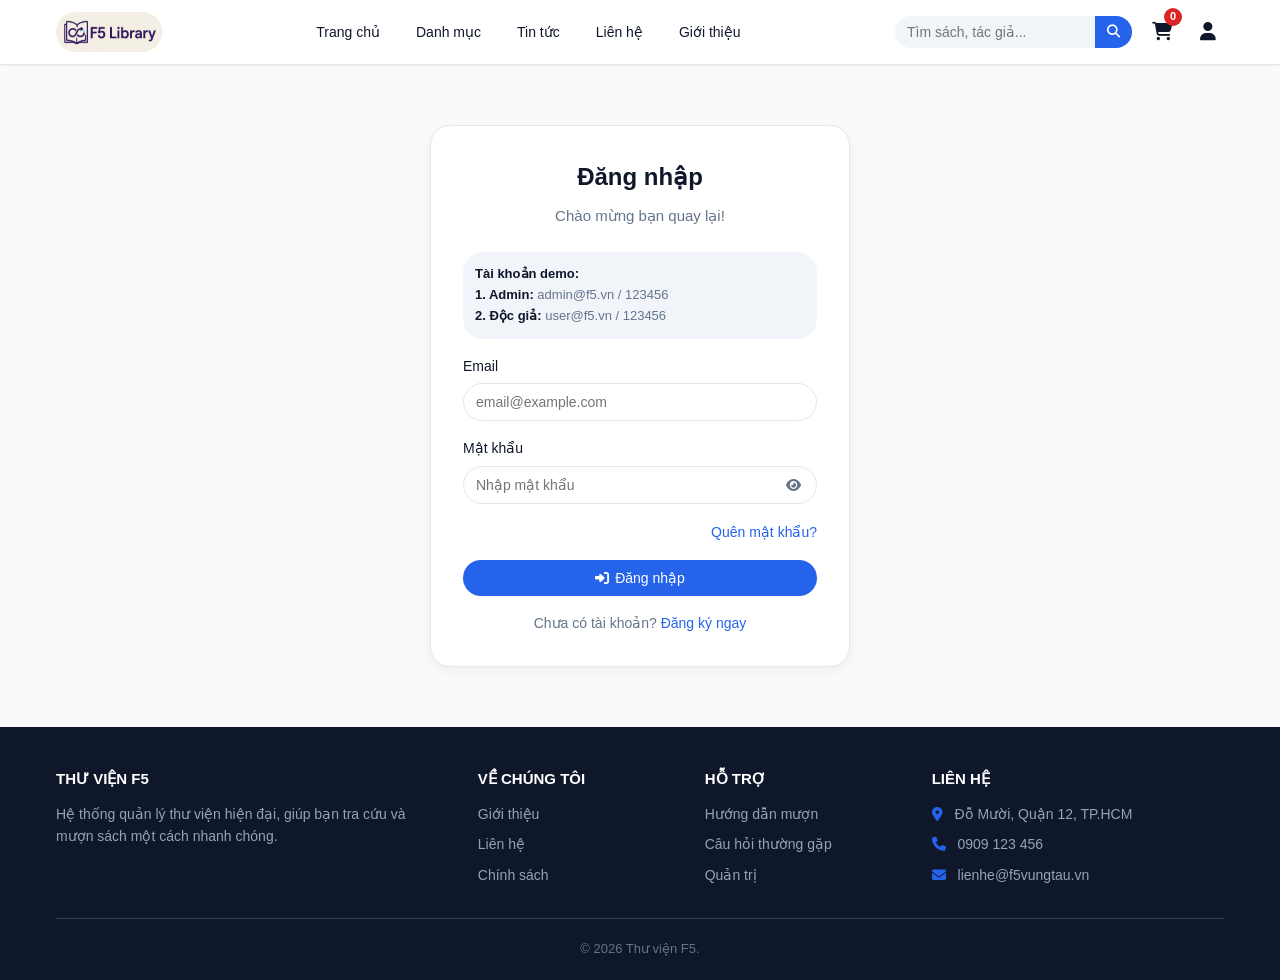
<file: taikhoan.html>
<!DOCTYPE html>
<html lang="vi">
<head>
    <meta charset="UTF-8">
    <meta name="viewport" content="width=device-width, initial-scale=1.0">
    <title>Thư viện F5 - Tài khoản</title>
    <meta name="description" content="Hệ thống quản lý thư viện F5">
    <link rel="stylesheet" href="css/style.css">
    <link rel="stylesheet" href="https://cdnjs.cloudflare.com/ajax/libs/font-awesome/6.4.2/css/all.min.css">
</head>
<body>
<header class="site-header">
    <div class="container header-container">
        <a href="index.html" class="logo">
            <img src="images/header/logo.png" alt="Ảnh logo">
        </a>

        <button id="menu-toggle" class="menu-toggle" aria-label="Mở menu">
            <i class="fa-solid fa-bars"></i>
        </button>

        <nav class="main-nav" id="main-nav" aria-label="Menu chính">
            <ul class="nav-list"><li><a href="index.html">Trang chủ</a></li><li><a href="danhmuc.html">Danh mục</a></li><li><a href="tintuc.html">Tin tức</a></li><li><a href="lienhe.html">Liên hệ</a></li><li><a href="gioithieu.html">Giới thiệu</a></li></ul>
        </nav>

        <div class="header-actions">
            <form class="search-form" id="header-search-form" action="danhmuc.html" method="get">
                <input type="text" name="q" placeholder="Tìm sách, tác giả...">
                <button type="submit" aria-label="Tìm kiếm">
                    <i class="fa-solid fa-magnifying-glass"></i>
                </button>
            </form>
            <a href="giomuon.html" class="action-icon" aria-label="Giỏ mượn" title="Giỏ mượn">
                <i class="fa-solid fa-cart-shopping"></i>
                <span class="badge" id="cart-count">0</span>
            </a>
            <a href="dangnhap.html" class="action-icon" aria-label="Đăng nhập" title="Đăng nhập">
                <i class="fa-solid fa-user"></i>
            </a>
        </div>
    </div>
</header>
<main>
    <div class="container">
        <section class="section">
            <h1 class="section-title">Tài khoản của tôi</h1>
            <p class="section-subtitle">Thông tin cá nhân và lịch sử mượn sách</p>

            <div id="account-info">
                <p style="text-align:center; color:#64748b;">Đang tải...</p>
            </div>

            <div id="loan-history"></div>
        </section>
    </div>
</main>
<footer class="site-footer">
    <div class="container">
        <div class="footer-grid">
            <div class="footer-col">
                <h3>THƯ VIỆN F5</h3>
                <p>Hệ thống quản lý thư viện hiện đại, giúp bạn tra cứu và mượn sách một cách nhanh chóng.</p>
            </div>
            <div class="footer-col">
                <h3>VỀ CHÚNG TÔI</h3>
                <ul>
                    <li><a href="gioithieu.html">Giới thiệu</a></li>
                    <li><a href="lienhe.html">Liên hệ</a></li>
                    <li><a href="#">Chính sách</a></li>
                </ul>
            </div>
            <div class="footer-col">
                <h3>HỖ TRỢ</h3>
                <ul>
                    <li><a href="#">Hướng dẫn mượn</a></li>
                    <li><a href="#">Câu hỏi thường gặp</a></li>
                    <li><a href="admin.html">Quản trị</a></li>
                </ul>
            </div>
            <div class="footer-col">
                <h3>LIÊN HỆ</h3>
                <ul>
                    <li><i class="fa-solid fa-location-dot"></i> Đỗ Mười, Quận 12, TP.HCM</li>
                    <li><i class="fa-solid fa-phone"></i> 0909 123 456</li>
                    <li><i class="fa-solid fa-envelope"></i> lienhe@f5vungtau.vn</li>
                </ul>
            </div>
        </div>
        <div class="footer-bottom">
            <p>&copy; 2026 Thư viện F5.</p>
        </div>
    </div>
</footer>

<button id="back-to-top" class="back-to-top" aria-label="Lên đầu trang">
    <i class="fa-solid fa-arrow-up"></i>
</button>

<script src="js/data.js"></script>
<script src="js/main.js"></script>
</body>
</html>
</file>
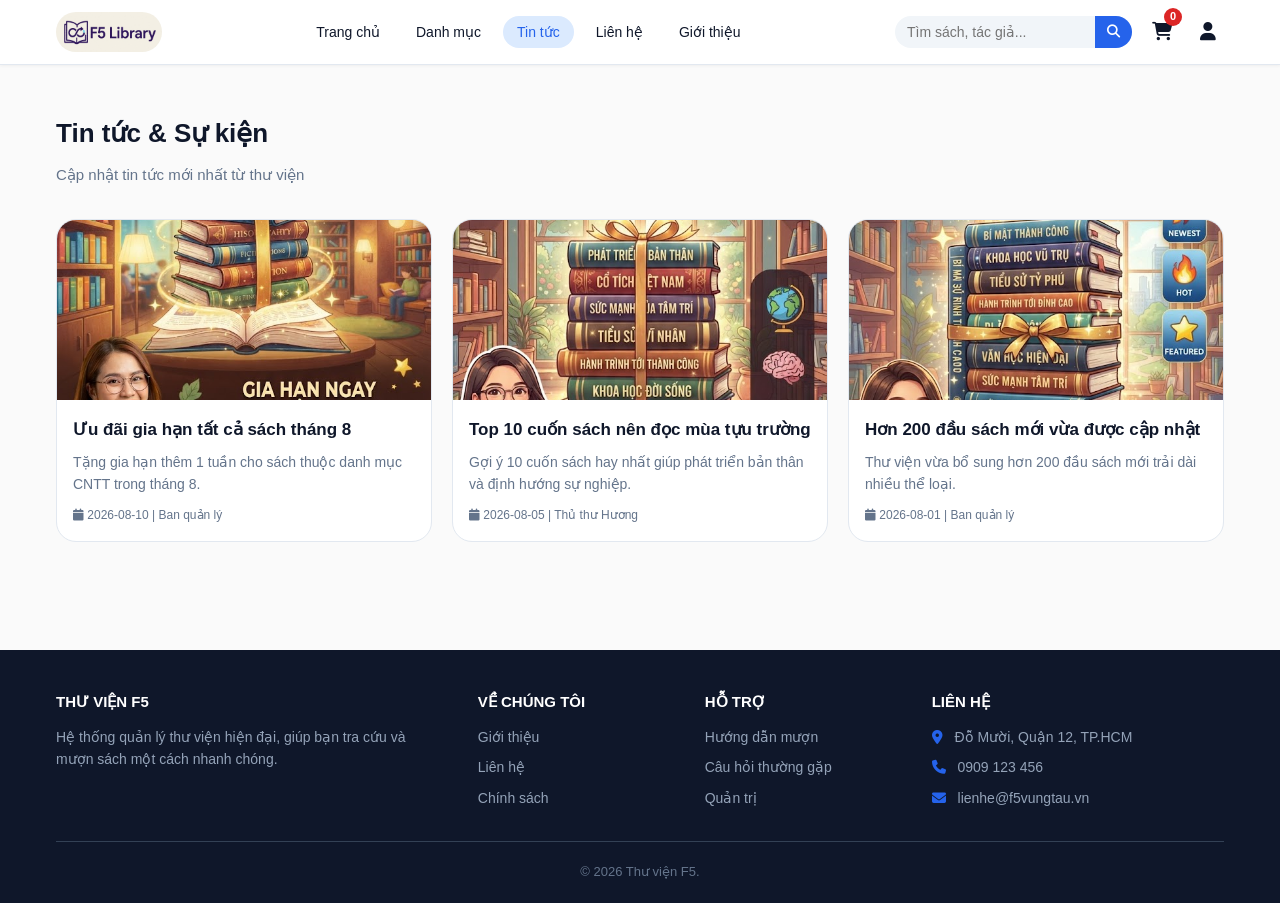
<file: tintuc.html>
<!DOCTYPE html>
<html lang="vi">
<head>
    <meta charset="UTF-8">
    <meta name="viewport" content="width=device-width, initial-scale=1.0">
    <title>Thư viện F5 - Tin tức</title>
    <meta name="description" content="Hệ thống quản lý thư viện F5">
    <link rel="stylesheet" href="css/style.css">
    <link rel="stylesheet" href="https://cdnjs.cloudflare.com/ajax/libs/font-awesome/6.4.2/css/all.min.css">
</head>
<body>
<header class="site-header">
    <div class="container header-container">
        <a href="index.html" class="logo">
            <img src="images/header/logo.png" alt="Ảnh logo">
        </a>

        <button id="menu-toggle" class="menu-toggle" aria-label="Mở menu">
            <i class="fa-solid fa-bars"></i>
        </button>

        <nav class="main-nav" id="main-nav" aria-label="Menu chính">
            <ul class="nav-list"><li><a href="index.html">Trang chủ</a></li><li><a href="danhmuc.html">Danh mục</a></li><li><a href="tintuc.html" class="active">Tin tức</a></li><li><a href="lienhe.html">Liên hệ</a></li><li><a href="gioithieu.html">Giới thiệu</a></li></ul>
        </nav>

        <div class="header-actions">
            <form class="search-form" id="header-search-form" action="danhmuc.html" method="get">
                <input type="text" name="q" placeholder="Tìm sách, tác giả...">
                <button type="submit" aria-label="Tìm kiếm">
                    <i class="fa-solid fa-magnifying-glass"></i>
                </button>
            </form>
            <a href="giomuon.html" class="action-icon" aria-label="Giỏ mượn" title="Giỏ mượn">
                <i class="fa-solid fa-cart-shopping"></i>
                <span class="badge" id="cart-count">0</span>
            </a>
            <a href="dangnhap.html" class="action-icon" aria-label="Đăng nhập" title="Đăng nhập">
                <i class="fa-solid fa-user"></i>
            </a>
        </div>
    </div>
</header>
<main>
    <div class="container">
        <section class="section">
            <h1 class="section-title">Tin tức &amp; Sự kiện</h1>
            <p class="section-subtitle">Cập nhật tin tức mới nhất từ thư viện</p>
            <div class="news-grid" id="news-list"></div>
        </section>
    </div>
</main>
<footer class="site-footer">
    <div class="container">
        <div class="footer-grid">
            <div class="footer-col">
                <h3>THƯ VIỆN F5</h3>
                <p>Hệ thống quản lý thư viện hiện đại, giúp bạn tra cứu và mượn sách một cách nhanh chóng.</p>
            </div>
            <div class="footer-col">
                <h3>VỀ CHÚNG TÔI</h3>
                <ul>
                    <li><a href="gioithieu.html">Giới thiệu</a></li>
                    <li><a href="lienhe.html">Liên hệ</a></li>
                    <li><a href="#">Chính sách</a></li>
                </ul>
            </div>
            <div class="footer-col">
                <h3>HỖ TRỢ</h3>
                <ul>
                    <li><a href="#">Hướng dẫn mượn</a></li>
                    <li><a href="#">Câu hỏi thường gặp</a></li>
                    <li><a href="admin.html">Quản trị</a></li>
                </ul>
            </div>
            <div class="footer-col">
                <h3>LIÊN HỆ</h3>
                <ul>
                    <li><i class="fa-solid fa-location-dot"></i> Đỗ Mười, Quận 12, TP.HCM</li>
                    <li><i class="fa-solid fa-phone"></i> 0909 123 456</li>
                    <li><i class="fa-solid fa-envelope"></i> lienhe@f5vungtau.vn</li>
                </ul>
            </div>
        </div>
        <div class="footer-bottom">
            <p>&copy; 2026 Thư viện F5.</p>
        </div>
    </div>
</footer>

<button id="back-to-top" class="back-to-top" aria-label="Lên đầu trang">
    <i class="fa-solid fa-arrow-up"></i>
</button>

<script src="js/data.js"></script>
<script src="js/main.js"></script>
</body>
</html>
</file>
<file: css/style.css>
/* Màu & reset cơ bản */
:root {
    --xanh: #2563eb;
    --xanh-dam: #1d4ed8;
    --xam: #64748b;
    --xam-nhat: #f1f5f9;
    --den: #0f172a;
    --trang: #ffffff;
    --vien: #e2e8f0;
    --do: #dc2626;
    --vang: #f59e0b;
    --do-nhat: #fef2f2;
}

* { margin: 0; padding: 0; box-sizing: border-box; }

body {
    font-family: -apple-system, "Segoe UI", Roboto, Arial, sans-serif;
    color: var(--den);
    background: #fafafa;
    line-height: 1.6;
    font-size: 15px;
}

a { color: var(--xanh); text-decoration: none; }
a:hover { color: var(--xanh-dam); }
img { max-width: 100%; display: block; }
button { cursor: pointer; font-family: inherit; }

/* Container canh giữa nội dung */
.container {
    max-width: 1200px;
    margin: 0 auto;
    padding: 0 16px;
}

/* Header + menu */
.site-header {
    background: var(--trang);
    border-bottom: 1px solid var(--vien);
    position: sticky;
    top: 0;
    z-index: 100;
    box-shadow: 0 1px 3px rgba(0,0,0,0.05);
}

.header-container {
    display: flex;
    align-items: center;
    justify-content: space-between;
    height: 64px;
    gap: 16px;
}

.logo img { height: 40px; border-radius: 20px; }

.main-nav ul {
    display: flex;
    list-style: none;
    gap: 8px;
}

.main-nav a {
    color: var(--den);
    padding: 8px 14px;
    border-radius: 20px;
    font-weight: 500;
    font-size: 14px;
    transition: all 0.2s;
}

.main-nav a:hover { background: var(--xam-nhat); }
.main-nav a.active { color: var(--xanh); background: #dbeafe; }

.header-actions {
    display: flex;
    align-items: center;
    gap: 12px;
}

.search-form {
    display: flex;
    background: var(--xam-nhat);
    border-radius: 20px;
    overflow: hidden;
}

.search-form input {
    border: none;
    background: transparent;
    padding: 8px 12px;
    width: 200px;
    outline: none;
    font-size: 14px;
}

.search-form button {
    background: var(--xanh);
    color: var(--trang);
    border: none;
    padding: 8px 12px;
}

.action-icon {
    color: var(--den);
    padding: 8px;
    border-radius: 20px;
    position: relative;
    font-size: 18px;
}

.action-icon:hover { background: var(--xam-nhat); }

.badge {
    position: absolute;
    top: -2px;
    right: -2px;
    background: var(--do);
    color: var(--trang);
    font-size: 11px;
    min-width: 18px;
    height: 18px;
    border-radius: 20px;
    display: flex;
    align-items: center;
    justify-content: center;
    font-weight: bold;
}

/* Nút mở menu mobile */
.menu-toggle {
    display: none;
    background: none;
    border: none;
    font-size: 22px;
    color: var(--den);
}

/* Banner */
.banner {
    background: linear-gradient(135deg, var(--xanh), var(--xanh-dam));
    color: var(--trang);
    padding: 60px 0;
    text-align: center;
}

.banner h1 {
    font-size: 36px;
    margin-bottom: 12px;
}

.banner p {
    font-size: 18px;
    opacity: 0.95;
    margin-bottom: 24px;
}

.banner-btn {
    display: inline-block;
    background: var(--trang);
    color: var(--xanh);
    padding: 12px 28px;
    border-radius: 20px;
    font-weight: 600;
    transition: transform 0.2s;
}

.banner-btn:hover {
    transform: translateY(-2px);
    color: var(--xanh-dam);
}

/* Layout chung (grid, section) */
.section {
    padding: 48px 0;
}

.section-title {
    font-size: 26px;
    margin-bottom: 8px;
    color: var(--den);
}

.section-subtitle {
    color: var(--xam);
    margin-bottom: 32px;
}

/* Card sách + card tin tức */
.book-grid {
    display: grid;
    grid-template-columns: repeat(auto-fill, minmax(220px, 1fr));
    gap: 20px;
}

.book-card {
    background: var(--trang);
    border: 1px solid var(--vien);
    border-radius: 20px;
    overflow: hidden;
    transition: all 0.2s;
}

.book-card:hover {
    transform: translateY(-3px);
    box-shadow: 0 6px 16px rgba(0,0,0,0.08);
}

.book-card-img {
    width: 100%;
    height: 240px;
    object-fit: cover;
    background: var(--xam-nhat);
}

.book-card-body {
    padding: 14px;
}

.book-card-title {
    font-size: 15px;
    font-weight: 600;
    margin-bottom: 6px;
    line-height: 1.3;
    display: -webkit-box;
    -webkit-line-clamp: 2;
    -webkit-box-orient: vertical;
    overflow: hidden;
}

.book-card-author {
    color: var(--xam);
    font-size: 13px;
    margin-bottom: 4px;
}

.book-card-cat {
    display: inline-block;
    background: #dbeafe;
    color: var(--xanh);
    padding: 2px 8px;
    border-radius: 20px;
    font-size: 11px;
    margin-bottom: 8px;
}

.book-card-stock {
    font-size: 13px;
    color: var(--xam);
    margin-bottom: 10px;
}

.news-grid {
    display: grid;
    grid-template-columns: repeat(auto-fill, minmax(300px, 1fr));
    gap: 20px;
}

.news-card {
    background: var(--trang);
    border: 1px solid var(--vien);
    border-radius: 20px;
    overflow: hidden;
    transition: all 0.2s;
}

.news-card:hover {
    transform: translateY(-3px);
    box-shadow: 0 6px 16px rgba(0,0,0,0.08);
}

.news-card-img {
    width: 100%;
    height: 180px;
    object-fit: cover;
}

.news-card-body {
    padding: 16px;
}

.news-card-title {
    font-size: 17px;
    margin-bottom: 8px;
}

.news-card-sum {
    color: var(--xam);
    font-size: 14px;
    margin-bottom: 10px;
}

.news-card-meta {
    color: var(--xam);
    font-size: 12px;
}

/* Trang chủ */
.intro-section {
    background: var(--trang);
    border-radius: 20px;
    padding: 32px;
    margin-bottom: 40px;
    border: 1px solid var(--vien);
    display: grid;
    grid-template-columns: 1fr 1fr;
    gap: 32px;
    align-items: center;
}

.intro-image img {
    width: 100%;
    height: auto;
    border-radius: 20px;
    object-fit: cover;
    max-height: 360px;
}

.intro-text h2 { margin-bottom: 12px; }
.intro-text p { color: var(--xam); }

@media (max-width: 768px) {
    .intro-section { grid-template-columns: 1fr; padding: 20px; }
    .intro-image img { max-height: 220px; }
}

/* Trang danh mục */
.filter-bar {
    background: var(--trang);
    padding: 20px;
    border-radius: 20px;
    border: 1px solid var(--vien);
    margin-bottom: 24px;
    display: grid;
    grid-template-columns: 2fr 1fr 1fr auto;
    gap: 12px;
}

.filter-bar label {
    display: block;
    font-size: 13px;
    color: var(--xam);
    margin-bottom: 4px;
}

.filter-bar input,
.filter-bar select {
    width: 100%;
    padding: 8px 12px;
    border: 1px solid var(--vien);
    border-radius: 20px;
    font-size: 14px;
    font-family: inherit;
}

.filter-bar input:focus,
.filter-bar select:focus {
    outline: none;
    border-color: var(--xanh);
}

.result-count {
    color: var(--xam);
    margin-bottom: 16px;
    font-size: 14px;
}

.result-count b { color: var(--xanh); }

.no-results {
    text-align: center;
    padding: 60px 20px;
    color: var(--xam);
}

/* Trang chi tiết sách */
.book-detail {
    background: var(--trang);
    border-radius: 20px;
    border: 1px solid var(--vien);
    padding: 32px;
    display: grid;
    grid-template-columns: 280px 1fr;
    gap: 32px;
    margin-bottom: 32px;
}

.book-detail-img {
    width: 100%;
    height: 380px;
    object-fit: cover;
    border-radius: 20px;
    border: 1px solid var(--vien);
}

.book-detail h1 {
    font-size: 28px;
    margin-bottom: 12px;
}

.book-detail-info {
    margin: 16px 0;
}

.book-detail-info p {
    padding: 8px 0;
    border-bottom: 1px solid var(--xam-nhat);
}

.book-detail-info strong {
    display: inline-block;
    min-width: 120px;
    color: var(--xam);
}

.book-detail-desc {
    margin: 16px 0;
    line-height: 1.7;
    color: var(--den);
}

.book-detail-actions {
    display: flex;
    gap: 12px;
    margin-top: 24px;
}

/* Nút bấm */
.btn {
    display: inline-flex;
    align-items: center;
    justify-content: center;
    gap: 6px;
    padding: 10px 18px;
    border: none;
    border-radius: 20px;
    font-size: 14px;
    font-weight: 500;
    transition: all 0.2s;
}

.btn-primary {
    background: var(--xanh);
    color: var(--trang);
}

.btn-primary:hover { background: var(--xanh-dam); color: var(--trang); }
.btn-primary:disabled { background: var(--xam); cursor: not-allowed; }

.btn-secondary {
    background: var(--xam-nhat);
    color: var(--den);
}

.btn-secondary:hover { background: var(--vien); }

.btn-danger {
    background: var(--do);
    color: var(--trang);
}

.btn-danger:hover { background: #b91c1c; color: var(--trang); }

.btn-sm { padding: 6px 12px; font-size: 13px; }

.btn-block { width: 100%; }

/* Bảng */
.data-table {
    width: 100%;
    background: var(--trang);
    border-collapse: collapse;
    border: 1px solid var(--vien);
    border-radius: 20px;
    overflow: hidden;
}

.data-table th,
.data-table td {
    padding: 12px 16px;
    text-align: left;
    border-bottom: 1px solid var(--vien);
}

.data-table th {
    background: var(--xam-nhat);
    font-weight: 600;
    font-size: 13px;
    color: var(--den);
}

.data-table tr:last-child td { border-bottom: none; }

.data-table tr:hover { background: #fafbfc; }

.data-table .btn { margin-right: 4px; }
.data-table .btn:last-child { margin-right: 0; }

.table-actions {
    display: flex;
    gap: 4px;
    flex-wrap: wrap;
}

.thumb {
    width: 50px;
    height: 50px;
    object-fit: cover;
    border-radius: 20px;
}

/* Trang giỏ mượn */
.cart-table-wrap {
    background: var(--trang);
    border: 1px solid var(--vien);
    border-radius: 20px;
    overflow: hidden;
}

.cart-actions {
    display: flex;
    justify-content: space-between;
    margin-top: 20px;
    padding: 16px;
    background: var(--xam-nhat);
    border-radius: 20px;
}

.empty-cart {
    text-align: center;
    padding: 80px 20px;
    background: var(--trang);
    border: 1px solid var(--vien);
    border-radius: 20px;
}

.empty-cart i { font-size: 48px; color: var(--xam); margin-bottom: 16px; }
.empty-cart p { color: var(--xam); margin-bottom: 16px; }

/* Form đăng nhập / đăng ký */
.auth-card {
    max-width: 420px;
    margin: 60px auto;
    background: var(--trang);
    padding: 32px;
    border-radius: 20px;
    border: 1px solid var(--vien);
    box-shadow: 0 4px 12px rgba(0,0,0,0.05);
}

.auth-title {
    font-size: 24px;
    margin-bottom: 8px;
    text-align: center;
}

.auth-subtitle {
    color: var(--xam);
    text-align: center;
    margin-bottom: 24px;
}

.form-group {
    margin-bottom: 16px;
}

.form-group label {
    display: block;
    font-size: 14px;
    font-weight: 500;
    margin-bottom: 6px;
}

.form-group input,
.form-group textarea,
.form-group select {
    width: 100%;
    padding: 10px 12px;
    border: 1px solid var(--vien);
    border-radius: 20px;
    font-size: 14px;
    font-family: inherit;
}

.form-group input:focus,
.form-group textarea:focus,
.form-group select:focus {
    outline: none;
    border-color: var(--xanh);
}

.form-group textarea {
    resize: vertical;
    min-height: 100px;
}

.password-wrap {
    position: relative;
}

.password-wrap input { padding-right: 40px; }

.toggle-password {
    position: absolute;
    right: 8px;
    top: 50%;
    transform: translateY(-50%);
    background: none;
    border: none;
    color: var(--xam);
    padding: 4px 8px;
}

.auth-footer {
    text-align: center;
    margin-top: 16px;
    color: var(--xam);
    font-size: 14px;
}

.auth-demo {
    background: var(--xam-nhat);
    padding: 12px;
    border-radius: 20px;
    font-size: 13px;
    color: var(--xam);
    margin-bottom: 16px;
}

.auth-demo b { color: var(--den); }

/* Trang liên hệ */
.contact-grid {
    display: grid;
    grid-template-columns: 1fr 1fr;
    gap: 32px;
}

.contact-info {
    background: var(--trang);
    padding: 28px;
    border-radius: 20px;
    border: 1px solid var(--vien);
}

.contact-info h2 {
    font-size: 22px;
    margin-bottom: 16px;
}

.contact-list {
    list-style: none;
    margin: 16px 0;
}

.contact-list li {
    padding: 12px 0;
    display: flex;
    align-items: flex-start;
    gap: 12px;
    border-bottom: 1px solid var(--xam-nhat);
}

.contact-list i {
    color: var(--xanh);
    font-size: 18px;
    width: 24px;
    text-align: center;
    margin-top: 2px;
}

.contact-map iframe {
    width: 100%;
    height: 300px;
    border: 0;
    border-radius: 20px;
    margin-top: 16px;
}

/* Trang admin */
.admin-stats {
    display: grid;
    grid-template-columns: repeat(auto-fit, minmax(200px, 1fr));
    gap: 16px;
    margin-bottom: 32px;
}

.stat-card {
    background: var(--trang);
    padding: 20px;
    border-radius: 20px;
    border: 1px solid var(--vien);
}

.stat-card-icon {
    width: 48px;
    height: 48px;
    border-radius: 20px;
    background: #dbeafe;
    color: var(--xanh);
    display: flex;
    align-items: center;
    justify-content: center;
    font-size: 22px;
    margin-bottom: 12px;
}

.stat-card-value {
    font-size: 26px;
    font-weight: 700;
    color: var(--den);
}

.stat-card-label {
    color: var(--xam);
    font-size: 13px;
}

.admin-section {
    background: var(--trang);
    border: 1px solid var(--vien);
    border-radius: 20px;
    padding: 24px;
    margin-bottom: 24px;
}

.admin-section h2 {
    font-size: 20px;
    margin-bottom: 16px;
}

.admin-section-header {
    display: flex;
    align-items: center;
    justify-content: space-between;
    margin-bottom: 16px;
    gap: 12px;
    flex-wrap: wrap;
}

.admin-section-header h2 { margin-bottom: 0; }

.btn-success {
    background: #16a34a;
    color: white;
}

.btn-success:hover { background: #15803d; }

.btn-warning {
    background: var(--vang);
    color: white;
}

.btn-warning:hover { background: #d97706; }

/* Modal admin */
.admin-modal {
    display: none;
    position: fixed;
    inset: 0;
    background: rgba(15, 23, 42, 0.5);
    z-index: 1000;
    align-items: center;
    justify-content: center;
    padding: 16px;
}

.admin-modal-content {
    background: var(--trang);
    border-radius: 20px;
    width: 100%;
    max-width: 560px;
    max-height: 90vh;
    overflow-y: auto;
    box-shadow: 0 20px 50px rgba(0, 0, 0, 0.25);
}

.admin-modal-header {
    display: flex;
    align-items: center;
    justify-content: space-between;
    padding: 20px 24px;
    border-bottom: 1px solid var(--vien);
}

.admin-modal-header h3 {
    font-size: 18px;
    margin: 0;
}

.admin-modal-close {
    background: none;
    border: none;
    font-size: 24px;
    cursor: pointer;
    color: var(--xam);
    line-height: 1;
}

.admin-modal-close:hover { color: var(--do); }

.admin-modal-body {
    padding: 24px;
}

.status {
    display: inline-block;
    padding: 3px 10px;
    border-radius: 20px;
    font-size: 12px;
    font-weight: 500;
}

.status-active { background: #dcfce7; color: #166534; }
.status-locked { background: var(--do-nhat); color: var(--do); }

/* Footer */
.site-footer {
    background: var(--den);
    color: #cbd5e1;
    padding: 40px 0 20px;
    margin-top: 60px;
}

.footer-grid {
    display: grid;
    grid-template-columns: 2fr 1fr 1fr 1.5fr;
    gap: 32px;
    margin-bottom: 24px;
}

.footer-col h3 {
    color: var(--trang);
    font-size: 15px;
    margin-bottom: 12px;
}

.footer-col p,
.footer-col li {
    font-size: 14px;
    margin-bottom: 8px;
    color: #94a3b8;
}

.footer-col ul { list-style: none; }

.footer-col a {
    color: #94a3b8;
    transition: color 0.2s;
}

.footer-col a:hover { color: var(--trang); }

.footer-col i { margin-right: 8px; color: var(--xanh); }

.footer-bottom {
    text-align: center;
    padding-top: 20px;
    border-top: 1px solid #334155;
    color: #64748b;
    font-size: 13px;
}

/* Nút back-to-top */
.back-to-top {
    position: fixed;
    bottom: 24px;
    right: 24px;
    background: var(--xanh);
    color: var(--trang);
    width: 44px;
    height: 44px;
    border-radius: 50%;
    border: none;
    display: none;
    align-items: center;
    justify-content: center;
    font-size: 18px;
    box-shadow: 0 4px 12px rgba(0,0,0,0.15);
    z-index: 99;
}

.back-to-top:hover { background: var(--xanh-dam); }

/* Trang giới thiệu */
.about-content {
    max-width: 720px;
    margin: 0 auto 24px;
    padding: 24px 28px;
    background: var(--trang);
    border: 1px solid var(--vien);
    border-radius: 20px;
}

.about-content h2 {
    font-size: 20px;
    margin: 16px 0 8px;
    color: var(--xanh);
}

.about-content h2:first-child { margin-top: 0; }

.about-content p {
    margin-bottom: 8px;
    line-height: 1.6;
}

.text-center { text-align: center; }

.team-grid {
    display: grid;
    grid-template-columns: repeat(auto-fit, minmax(180px, 1fr));
    gap: 16px;
    margin-top: 16px;
}

.team-card {
    background: var(--xam-nhat);
    padding: 20px;
    border-radius: 20px;
    text-align: center;
}

.team-card i {
    font-size: 36px;
    color: var(--xanh);
    margin-bottom: 8px;
}

.team-card b { display: block; margin-bottom: 4px; }
.team-card span { color: var(--xam); font-size: 13px; }

/* Responsive */
@media (max-width: 768px) {
    .menu-toggle { display: block; }

    .main-nav {
        position: absolute;
        top: 64px;
        left: 0;
        right: 0;
        background: var(--trang);
        border-bottom: 1px solid var(--vien);
        display: none;
        box-shadow: 0 4px 12px rgba(0,0,0,0.1);
    }

    .main-nav.active { display: block; }
    .main-nav ul { flex-direction: column; padding: 12px; gap: 4px; }
    .main-nav a { display: block; padding: 12px 16px; }

    .search-form input { width: 140px; }

    .banner h1 { font-size: 26px; }
    .banner p { font-size: 15px; }

    .book-detail {
        grid-template-columns: 1fr;
        text-align: center;
    }

    .book-detail-img { max-width: 200px; margin: 0 auto; }

    .filter-bar {
        grid-template-columns: 1fr;
    }

    .contact-grid { grid-template-columns: 1fr; }
    .footer-grid {
        grid-template-columns: 1fr 1fr;
    }

    .header-actions .search-form { display: none; }
}

@media (max-width: 480px) {
    .footer-grid { grid-template-columns: 1fr; }
    .container { padding: 0 12px; }
    .section { padding: 32px 0; }
}
/* Trang tài khoản */
.account-wrapper {
    max-width: 600px;
    margin: 40px auto;
}

.account-card {
    background: var(--trang);
    border: 1px solid var(--vien);
    border-radius: 20px;
    padding: 32px;
    text-align: center;
    box-shadow: 0 4px 12px rgba(0,0,0,0.06);
}

.account-avatar {
    width: 90px;
    height: 90px;
    background: var(--xam-nhat);
    border-radius: 50%;
    display: flex;
    align-items: center;
    justify-content: center;
    margin: 0 auto 16px;
    font-size: 50px;
    color: var(--xanh);
}

.account-name {
    font-size: 24px;
    margin-bottom: 8px;
    color: var(--den);
}

.account-role {
    margin-bottom: 20px;
}

.role-badge {
    display: inline-block;
    padding: 4px 14px;
    border-radius: 20px;
    font-size: 13px;
    font-weight: 500;
}

.role-badge.role-admin {
    background: #fef3c7;
    color: #b45309;
}

.role-badge.role-user {
    background: #dbeafe;
    color: var(--xanh);
}

.account-info-list {
    text-align: left;
    margin: 20px 0;
    padding: 20px;
    background: var(--xam-nhat);
    border-radius: 20px;
}

.account-info-item {
    display: flex;
    align-items: center;
    gap: 12px;
    padding: 8px 0;
    border-bottom: 1px solid #e2e8f0;
}

.account-info-item:last-child {
    border-bottom: none;
}

.account-info-item i {
    color: var(--xanh);
    width: 18px;
    text-align: center;
}

.account-actions {
    display: flex;
    gap: 12px;
    justify-content: center;
    margin-top: 20px;
    flex-wrap: wrap;
}
</file>
